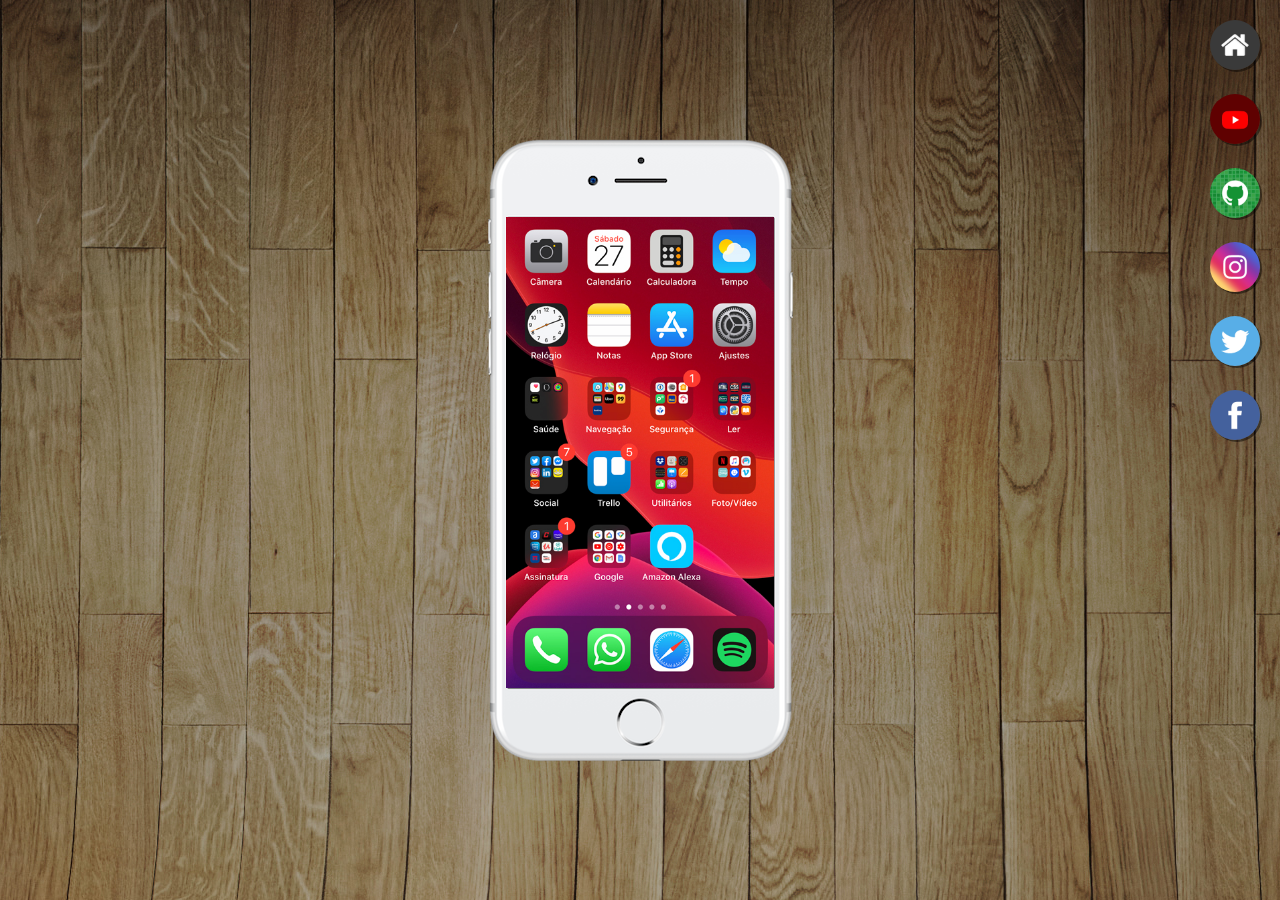
<file: index.html>
<!DOCTYPE html>
<html lang="pt-br">
<head>
    <meta charset="UTF-8">
    <meta name="viewport" content="width=device-width, initial-scale=1.0">
    <link rel="shortcut icon" href="favicon.ico" type="image/x-icon">
    <link rel="stylesheet" href="estilos/style.css">
    <title>Projeto redes sociais</title>
</head>
<body>
    <main>
        <section id="telefone">
            <iframe src="home.html" frameborder="0" name="tela" id="tela">
                Não foi possível carregar a tela
            </iframe>
        </section>
        <section id="botões">
            <a href="home.html" target="tela"><img src="pacote-d013/imagens/logo-home.jpg" alt="logo home" height="50px" width="50px"></a>
            <a href="youtube.html" target="tela"><img src="pacote-d013/imagens/logo-youtube.jpg" alt="logo youtube" height="50px" width="50px"></a>
            <a href="github.html" target="tela"><img src="pacote-d013/imagens/logo-github.jpg" alt="logo github" height="50px" width="50px"></a>
            <a href="instagram.html" target="tela"><img src="pacote-d013/imagens/logo-instagram.jpg" alt="logo instagram" height="50px" width="50px"></a>
            <a href="twitter.html" target="tela"><img src="pacote-d013/imagens/logo-twitter.jpg" alt="logo twitter" height="50px" width="50px"></a>
            <a href="facebook.html" target="tela"><img src="imagens/pacote-d013/imagens/logo-facebook.jpg" alt="logo facebook" height="50px" width="50px"></a>

        </section>
    </main>
</body>
</html>
</file>
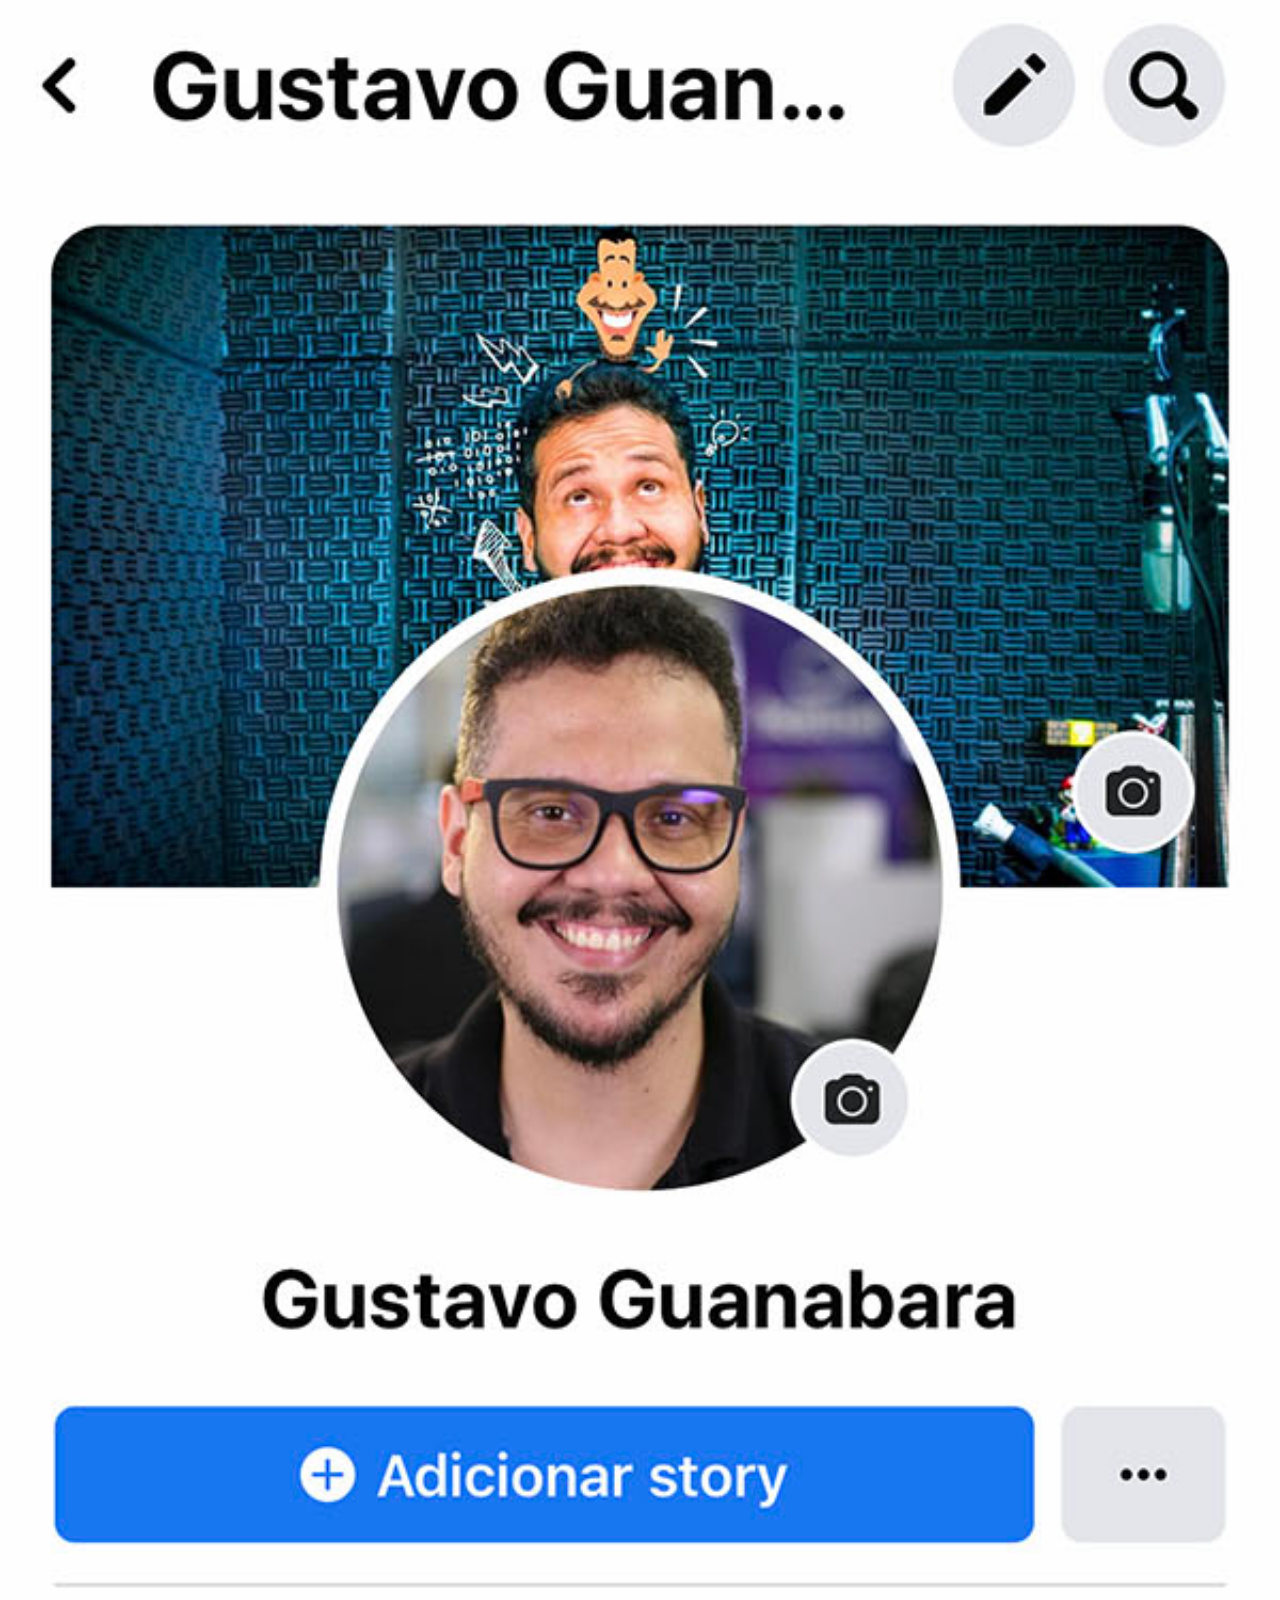
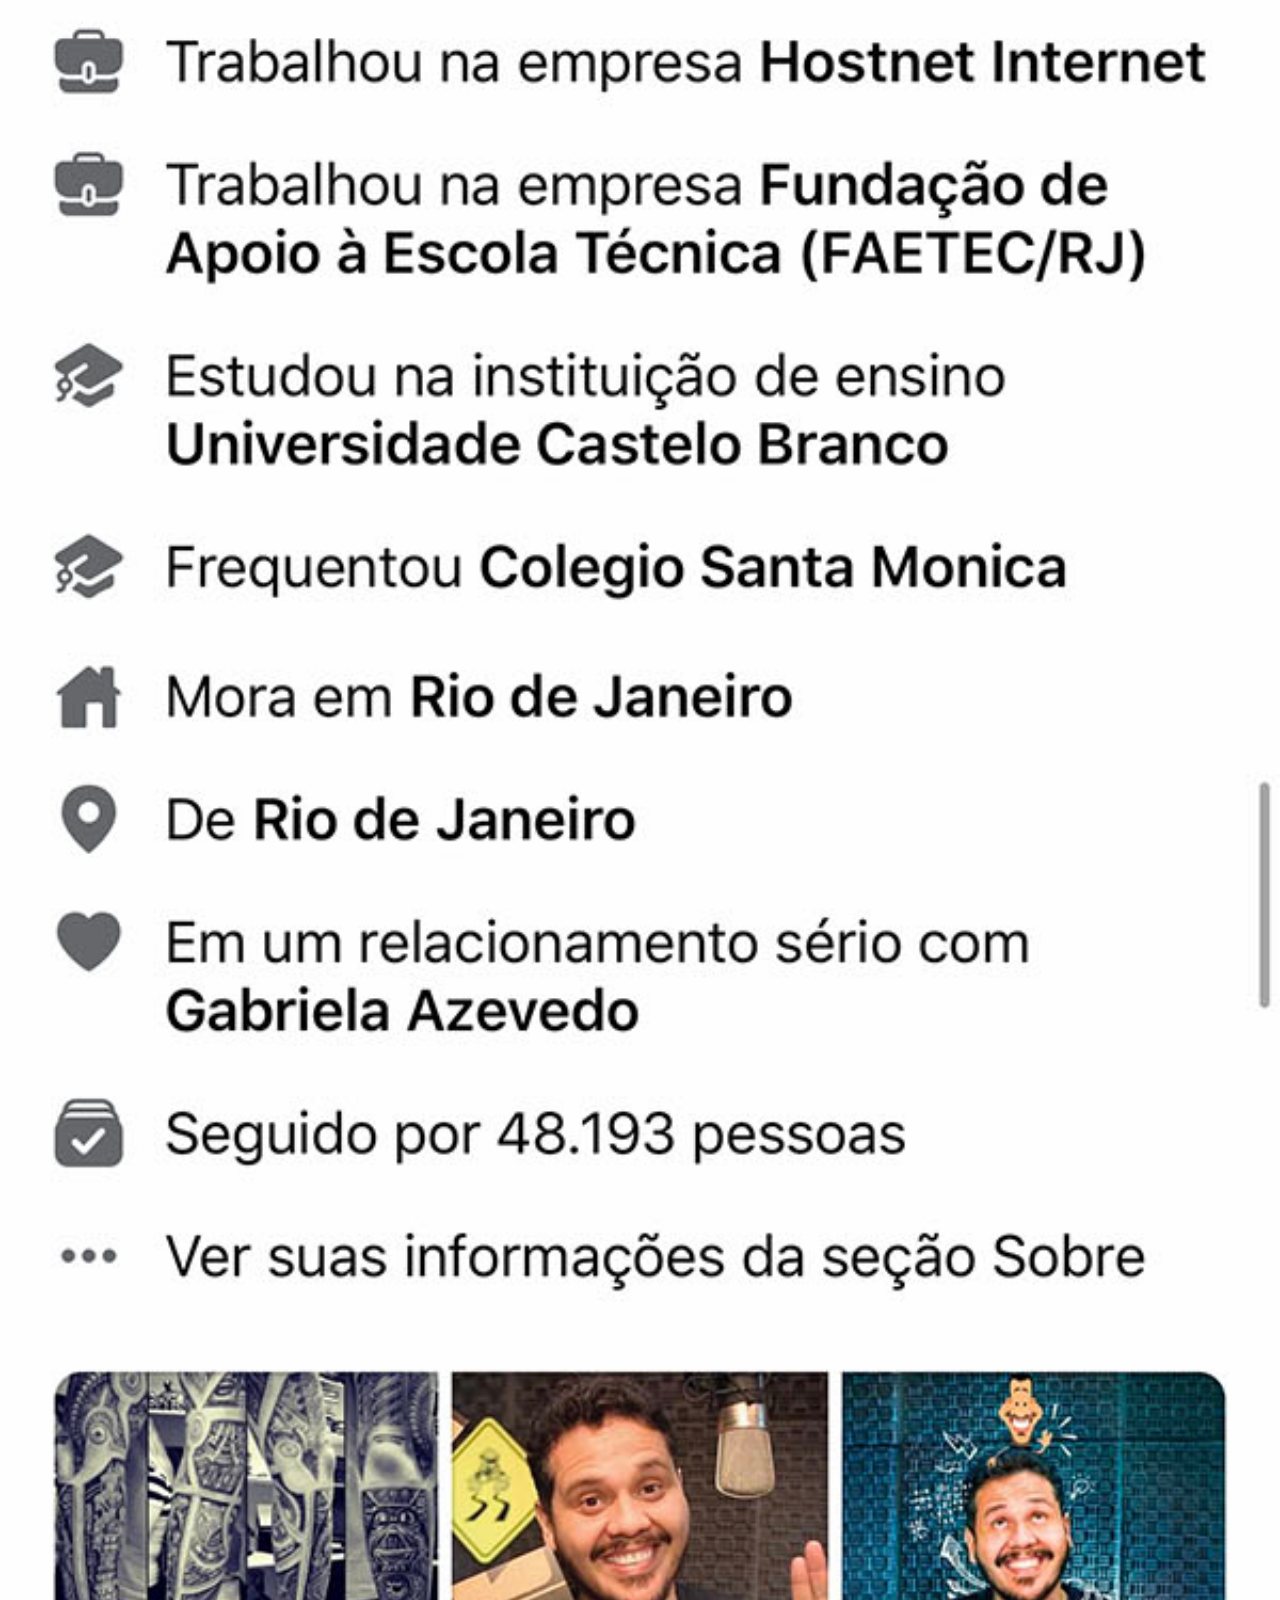
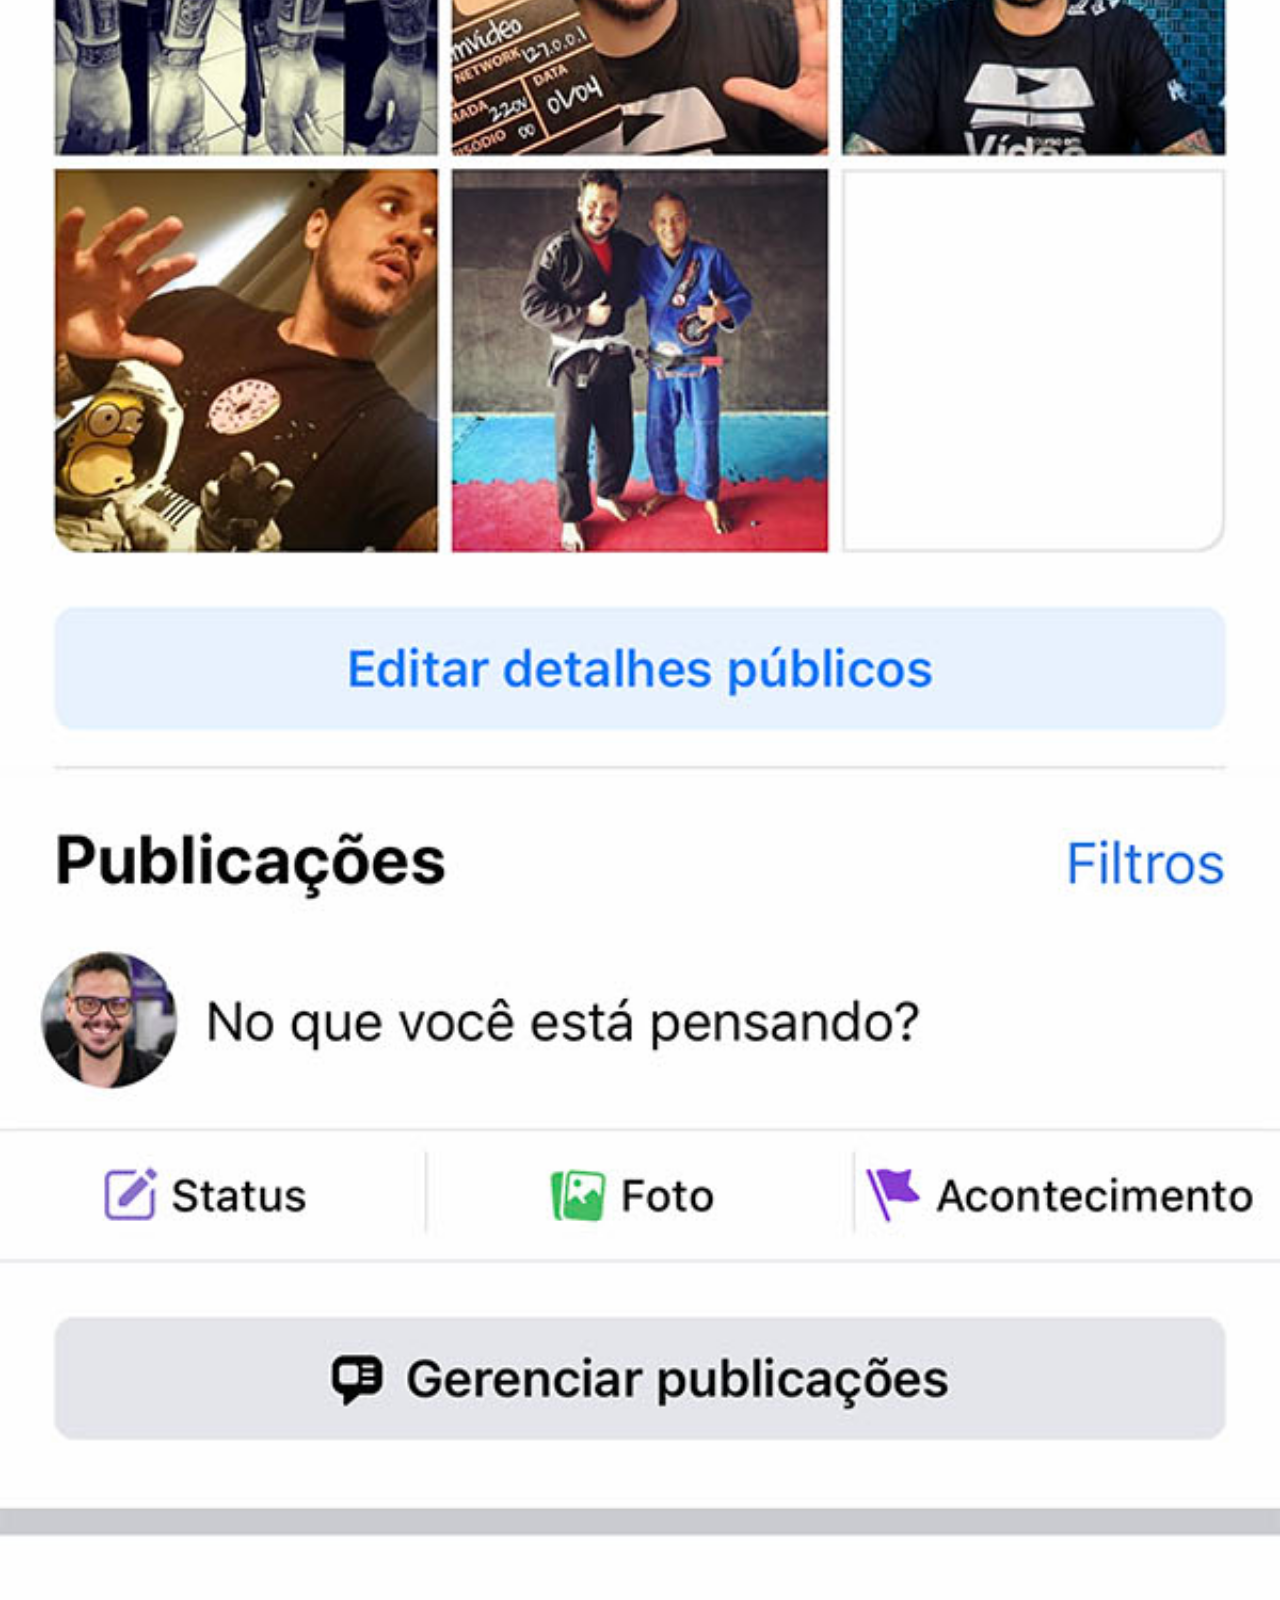
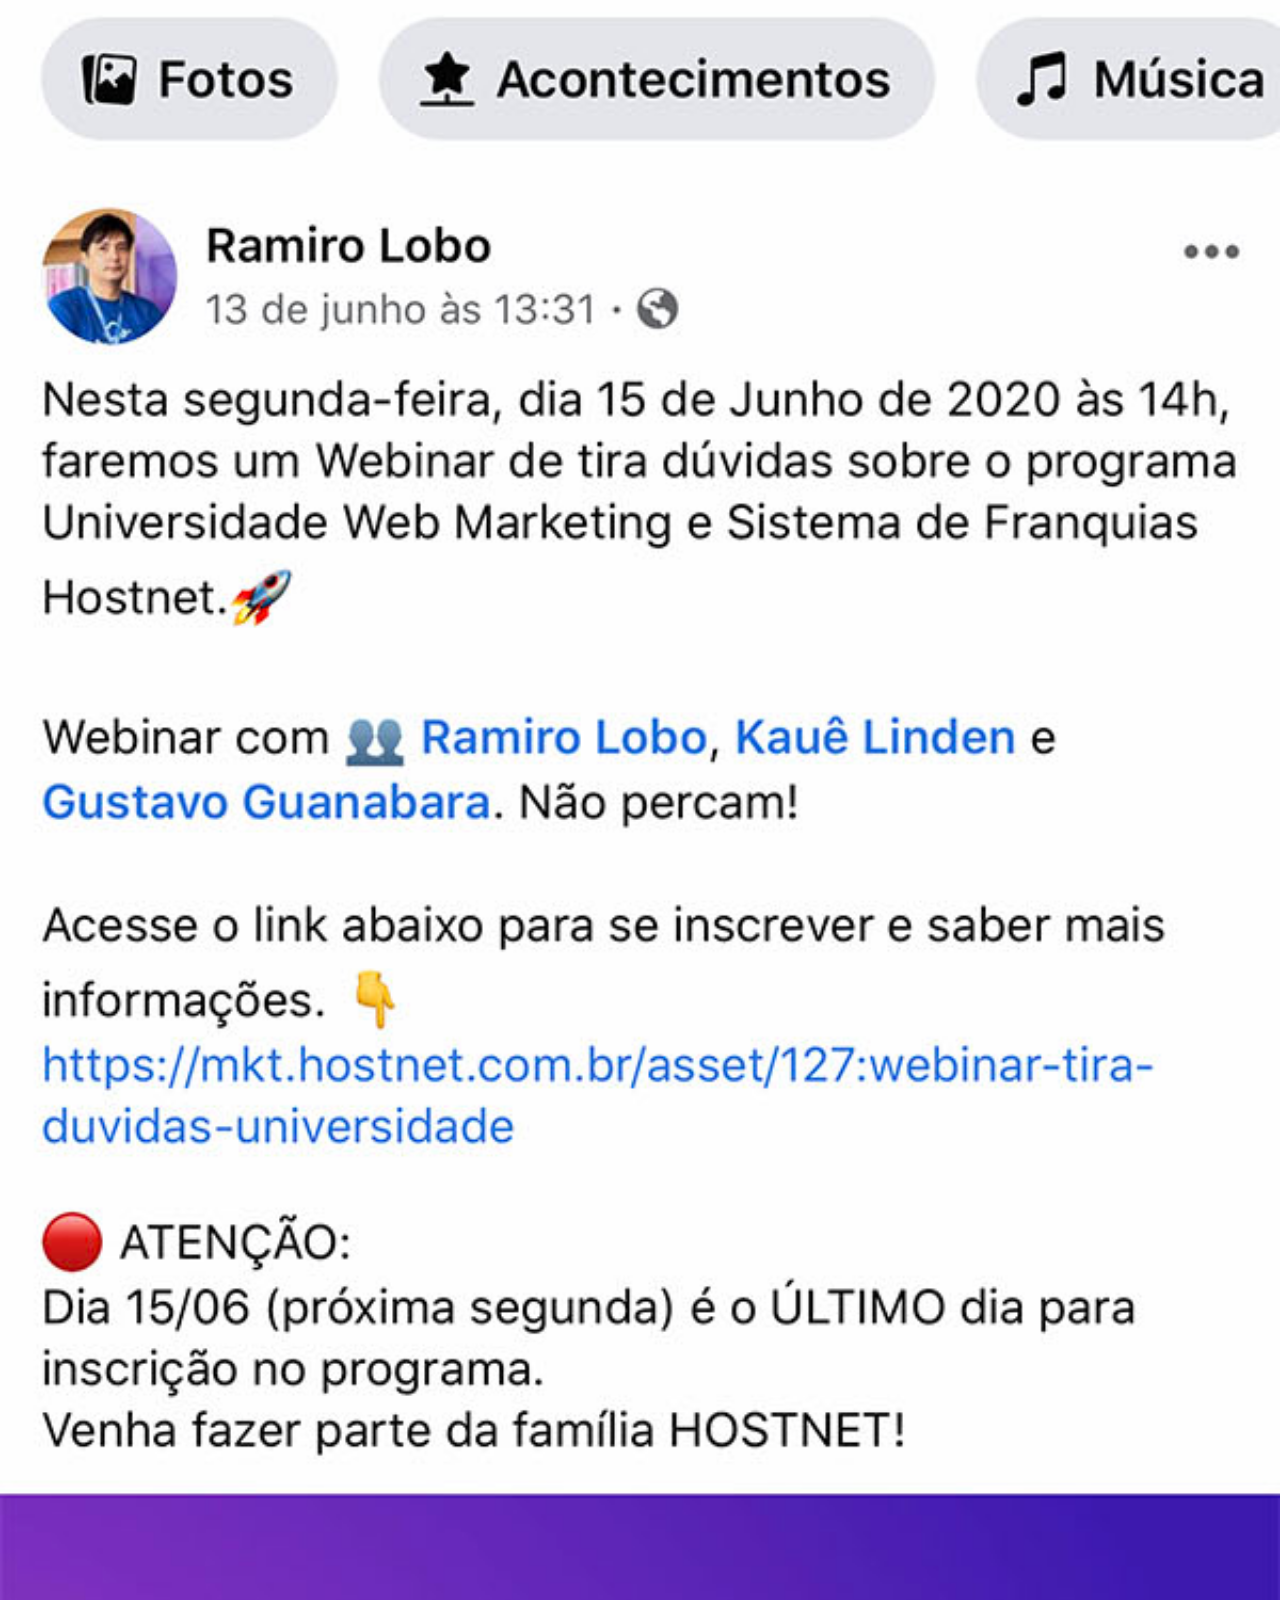
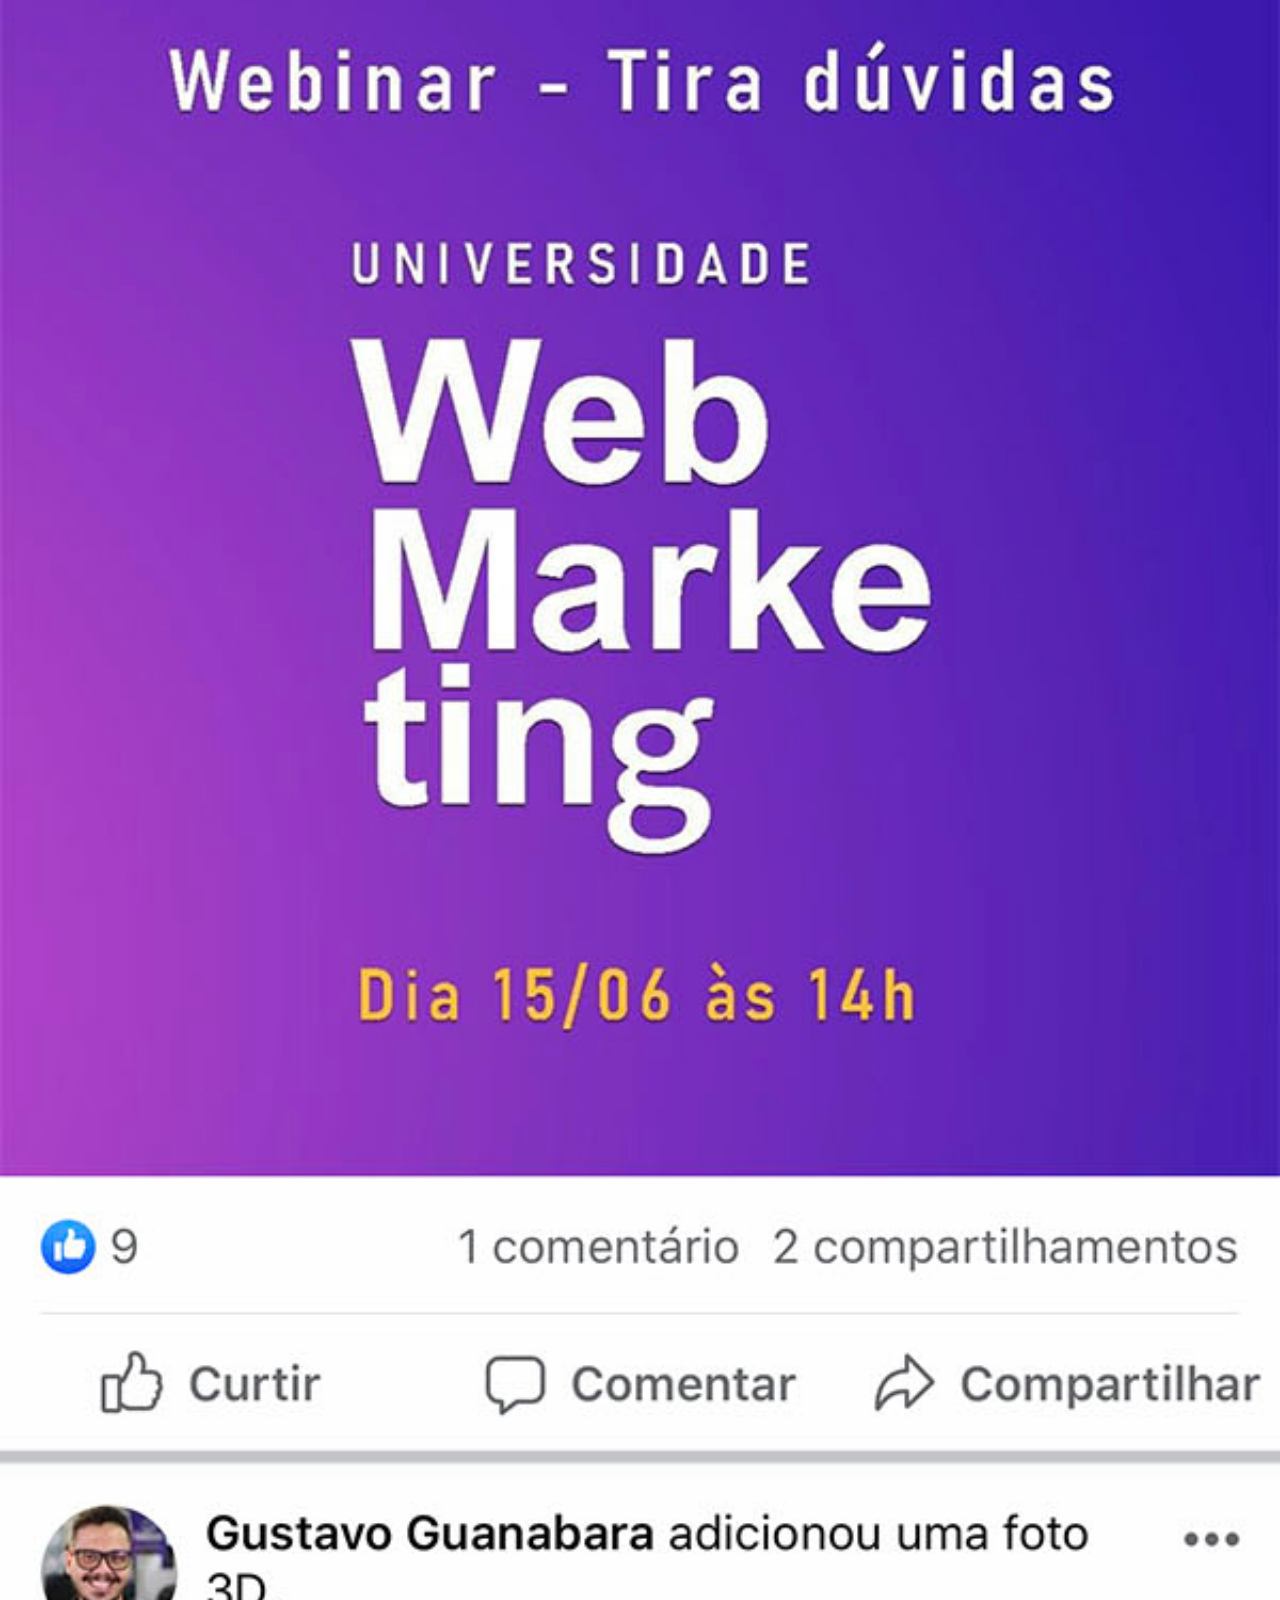
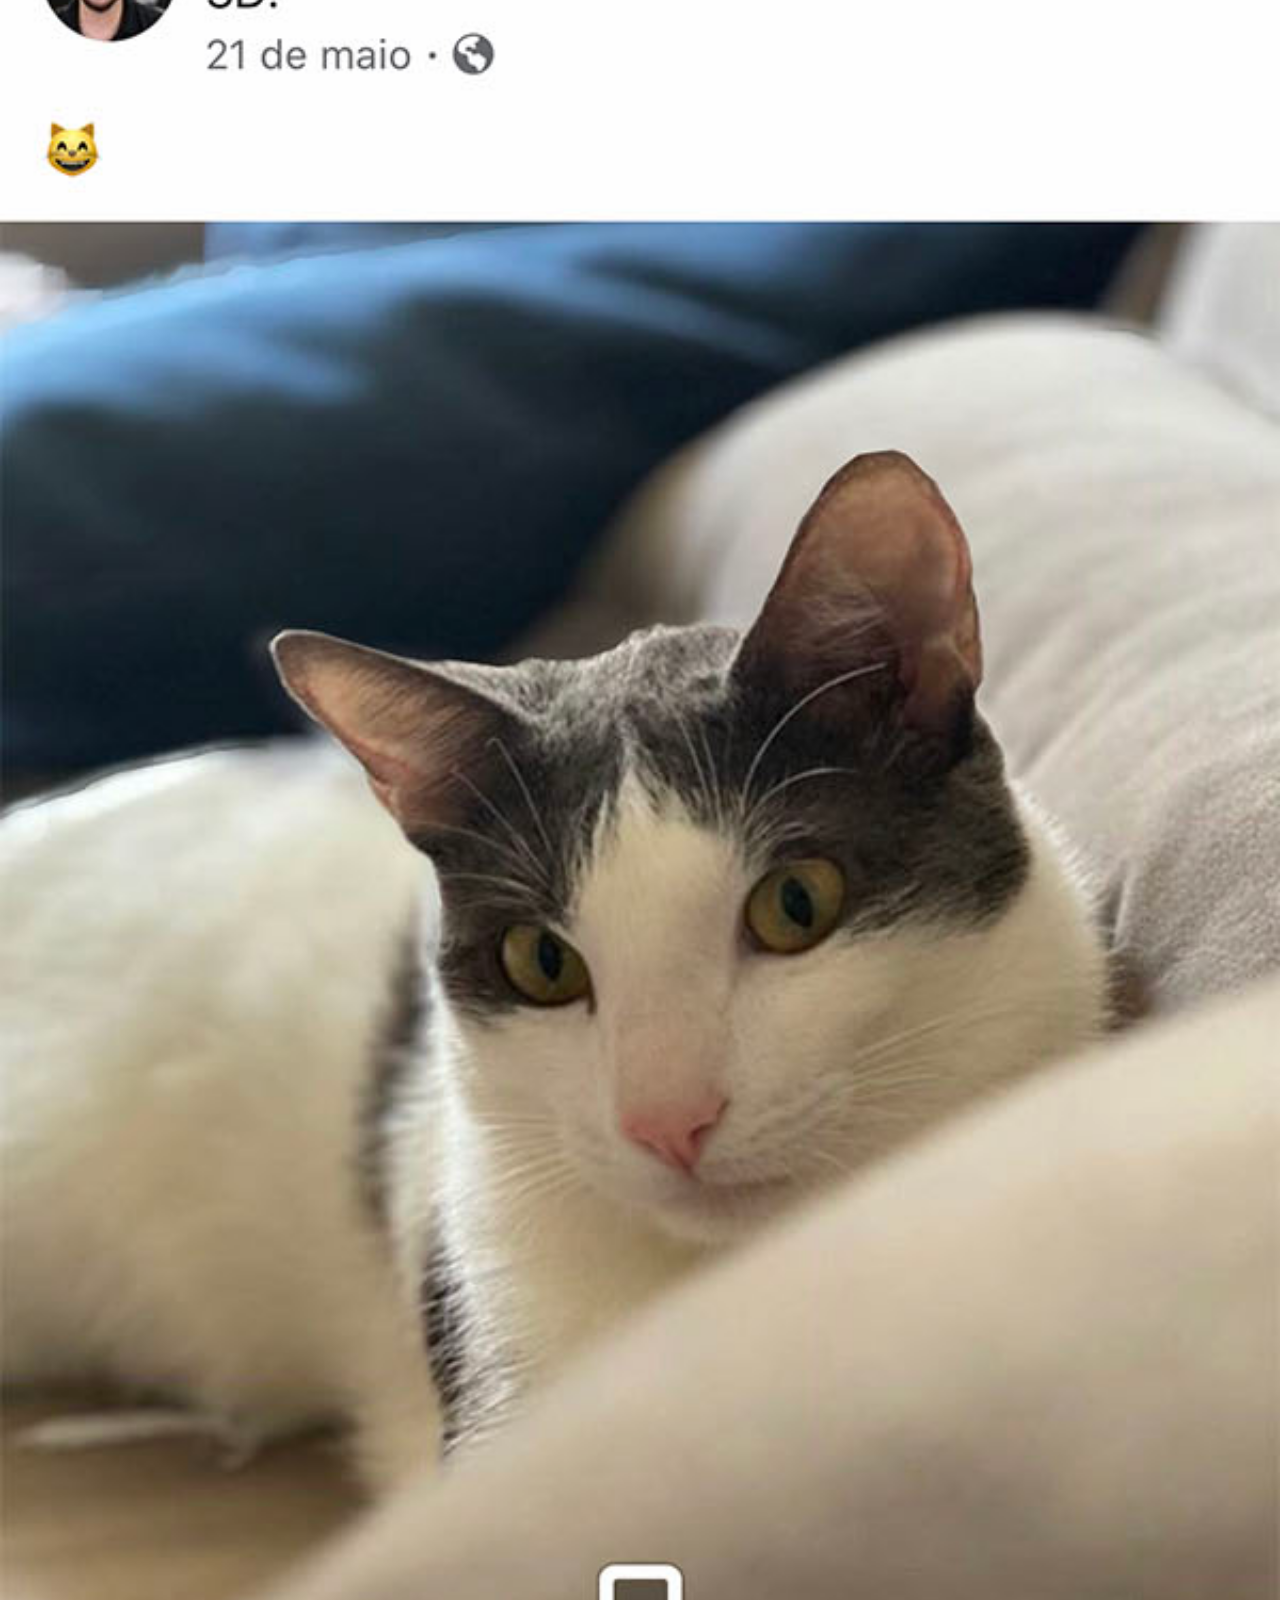
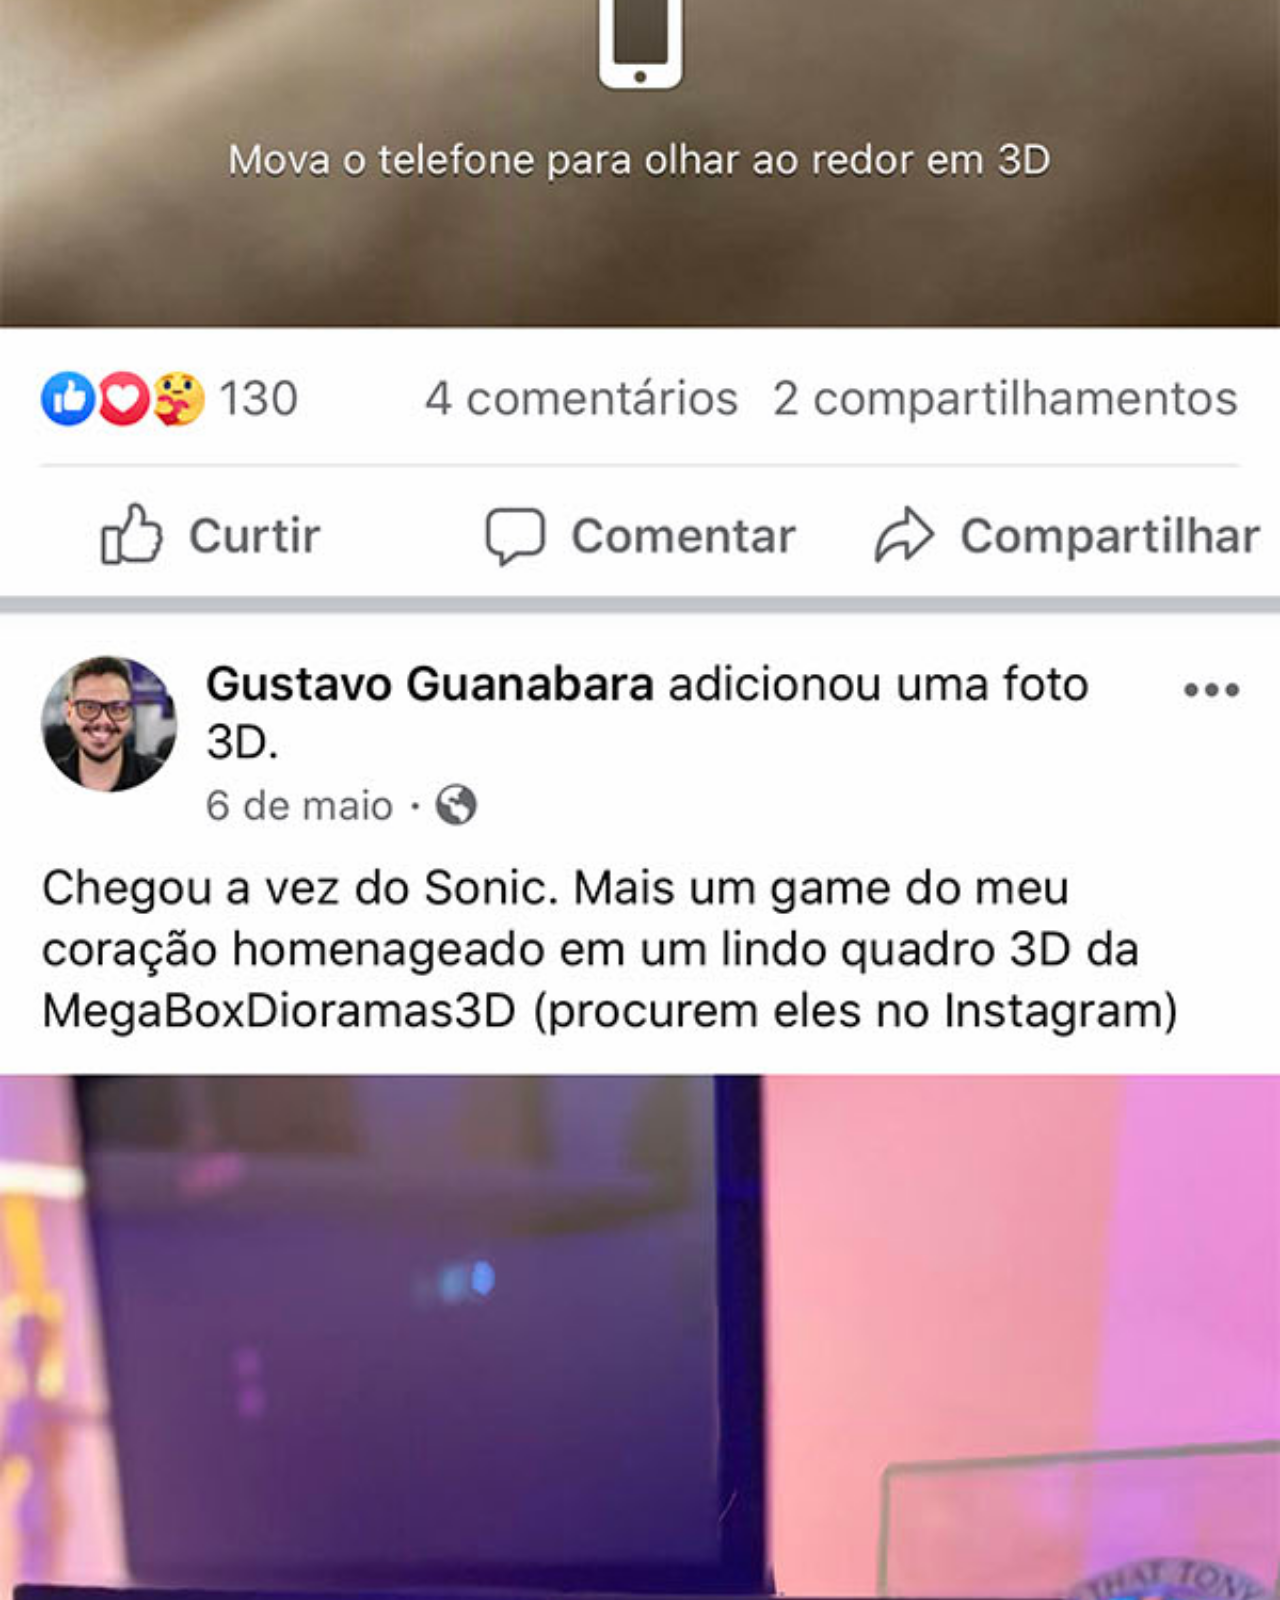
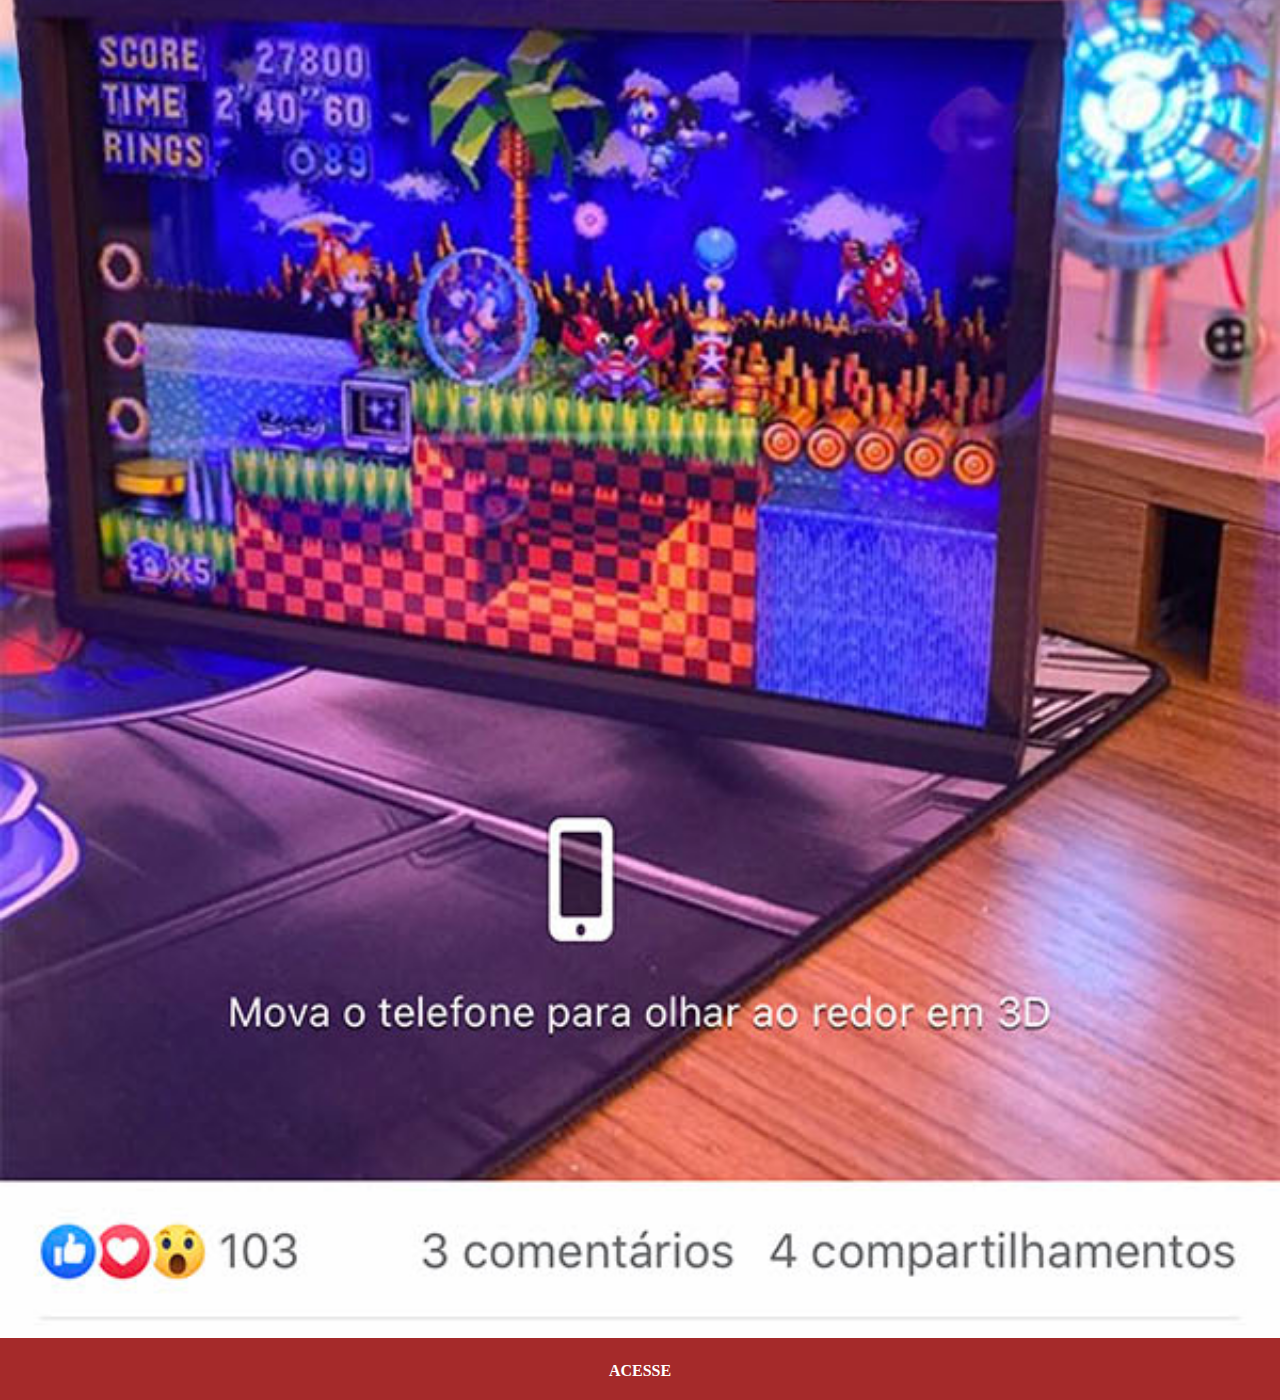
<file: facebook.html>
<!DOCTYPE html>
<html lang="pt-br">
<head>
    <meta charset="UTF-8">
    <meta name="viewport" content="width=device-width, initial-scale=1.0">
    <title>Tela Facebook</title>
</head>
<style>
    *{
        margin: 0px;
        padding: 0px;
        background-color: brown;
    }
    img{
        width: 100vw;
    }
    a{
        display: block;
        background-color: brown;
        padding: 20px;
        color: white;
        font-weight: bold;
        text-align: center;
        text-decoration: none;
    }
    a:hover{
        background-color: red;
        transform: translate(-2px, -2px);
    }
</style>
<body>
    <img src="pacote-d013/imagens/tela-facebook.jpg" alt="Facebook">
    <a href="https://www.facebook.com/gustavoguanabara/?locale=pt_BR" target="_blank">ACESSE</a>
</body>
</html>
</file>
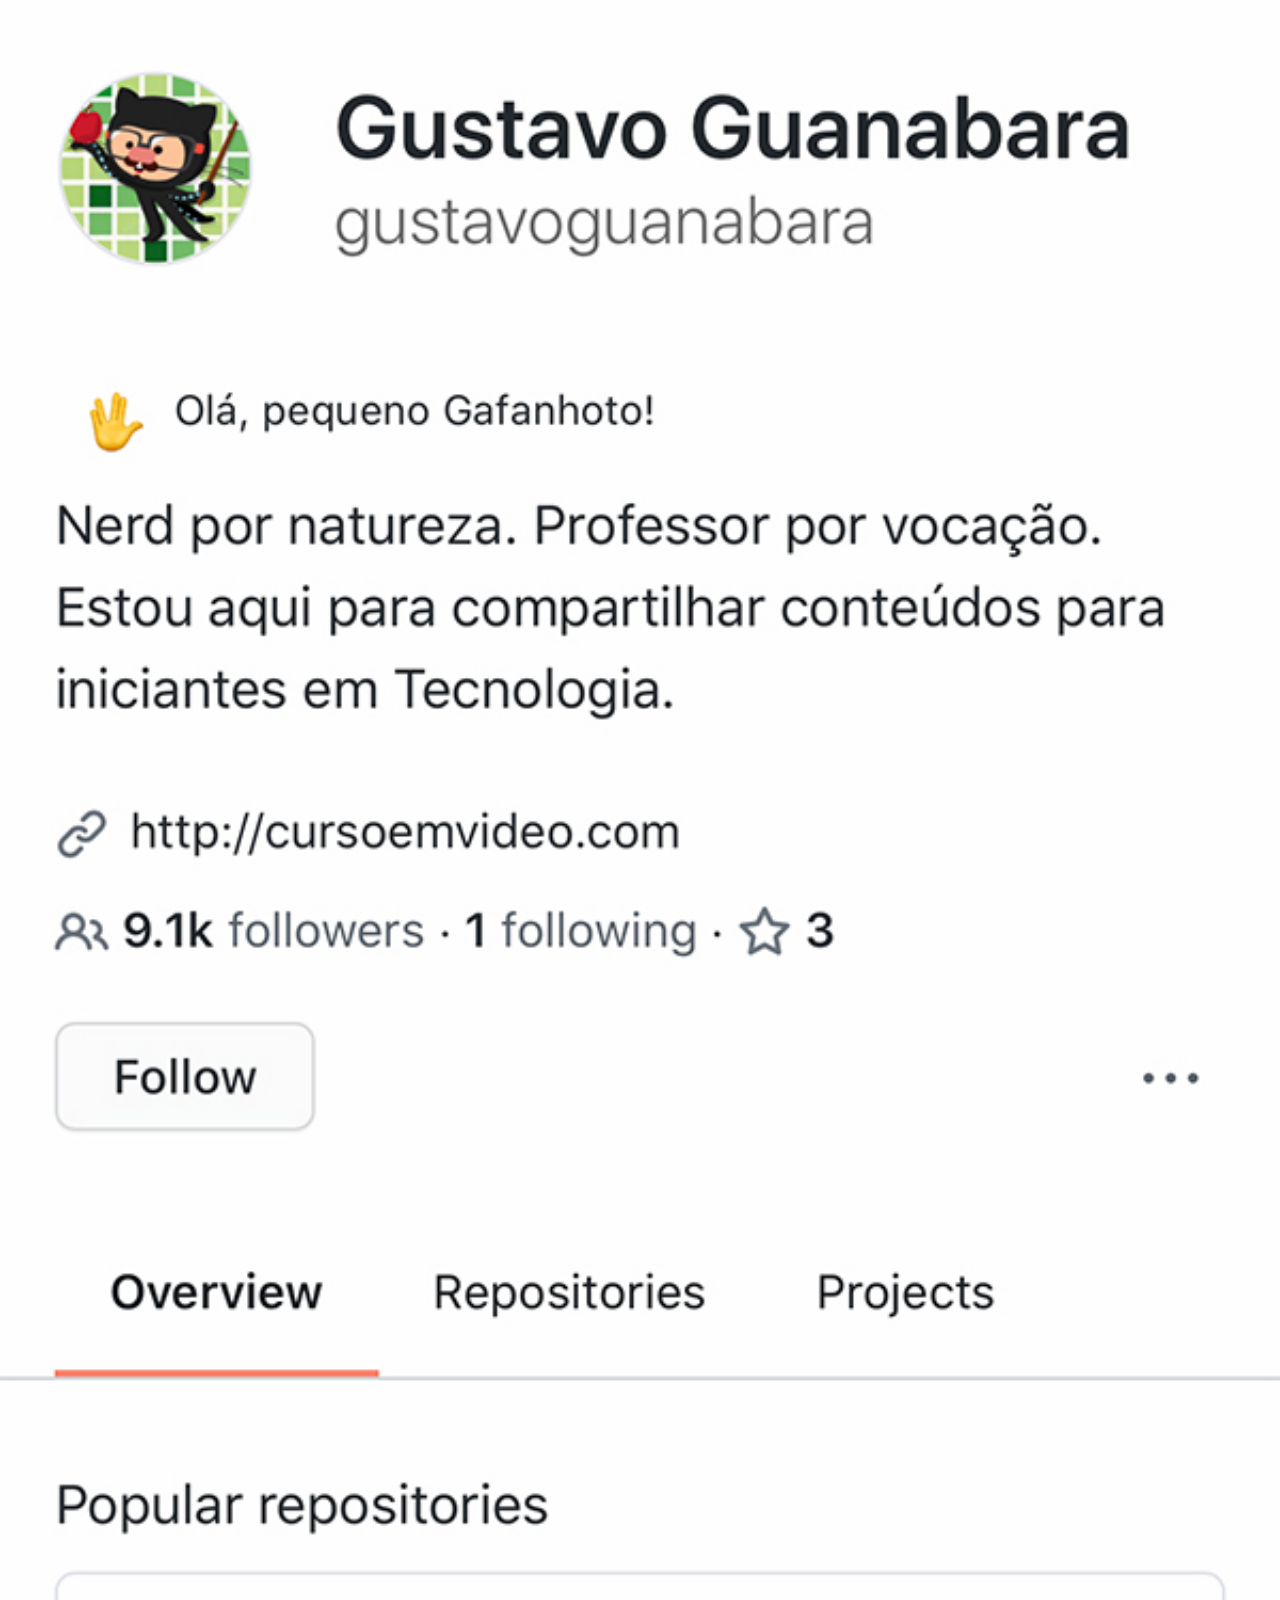
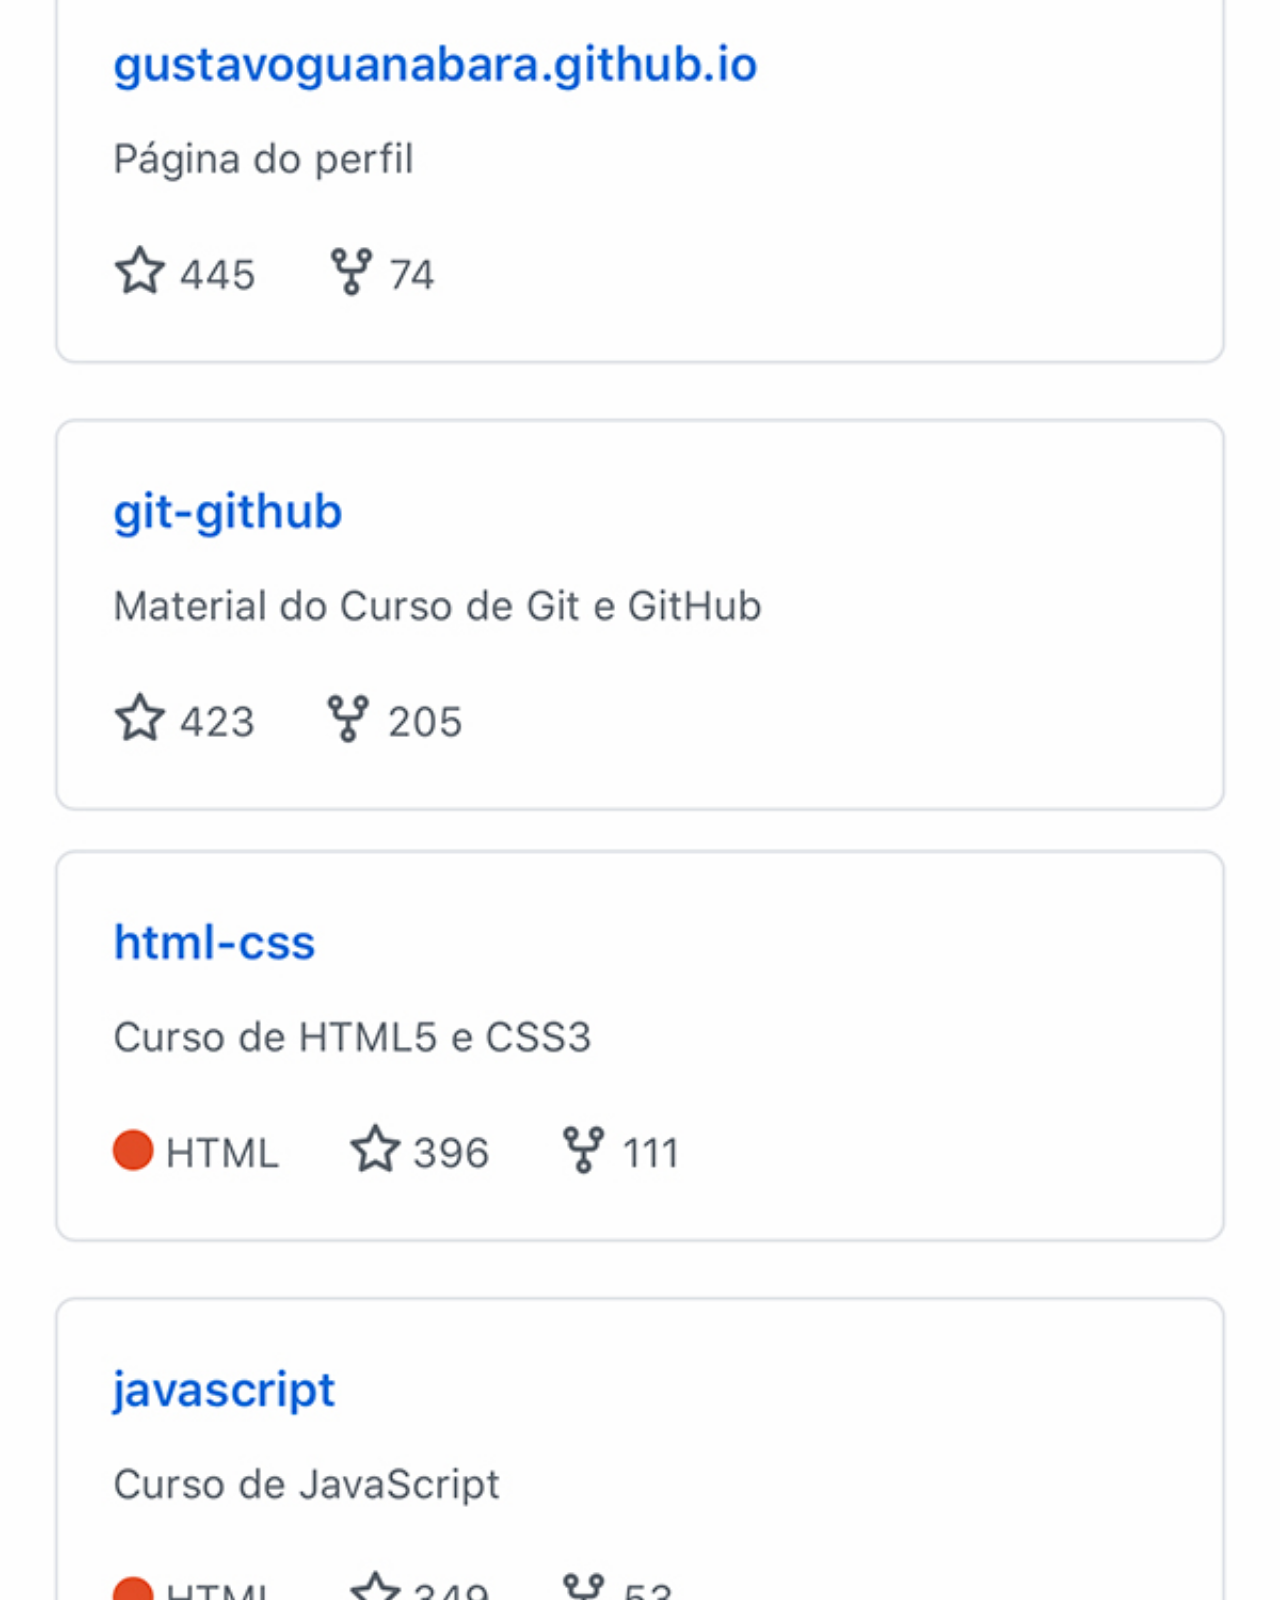
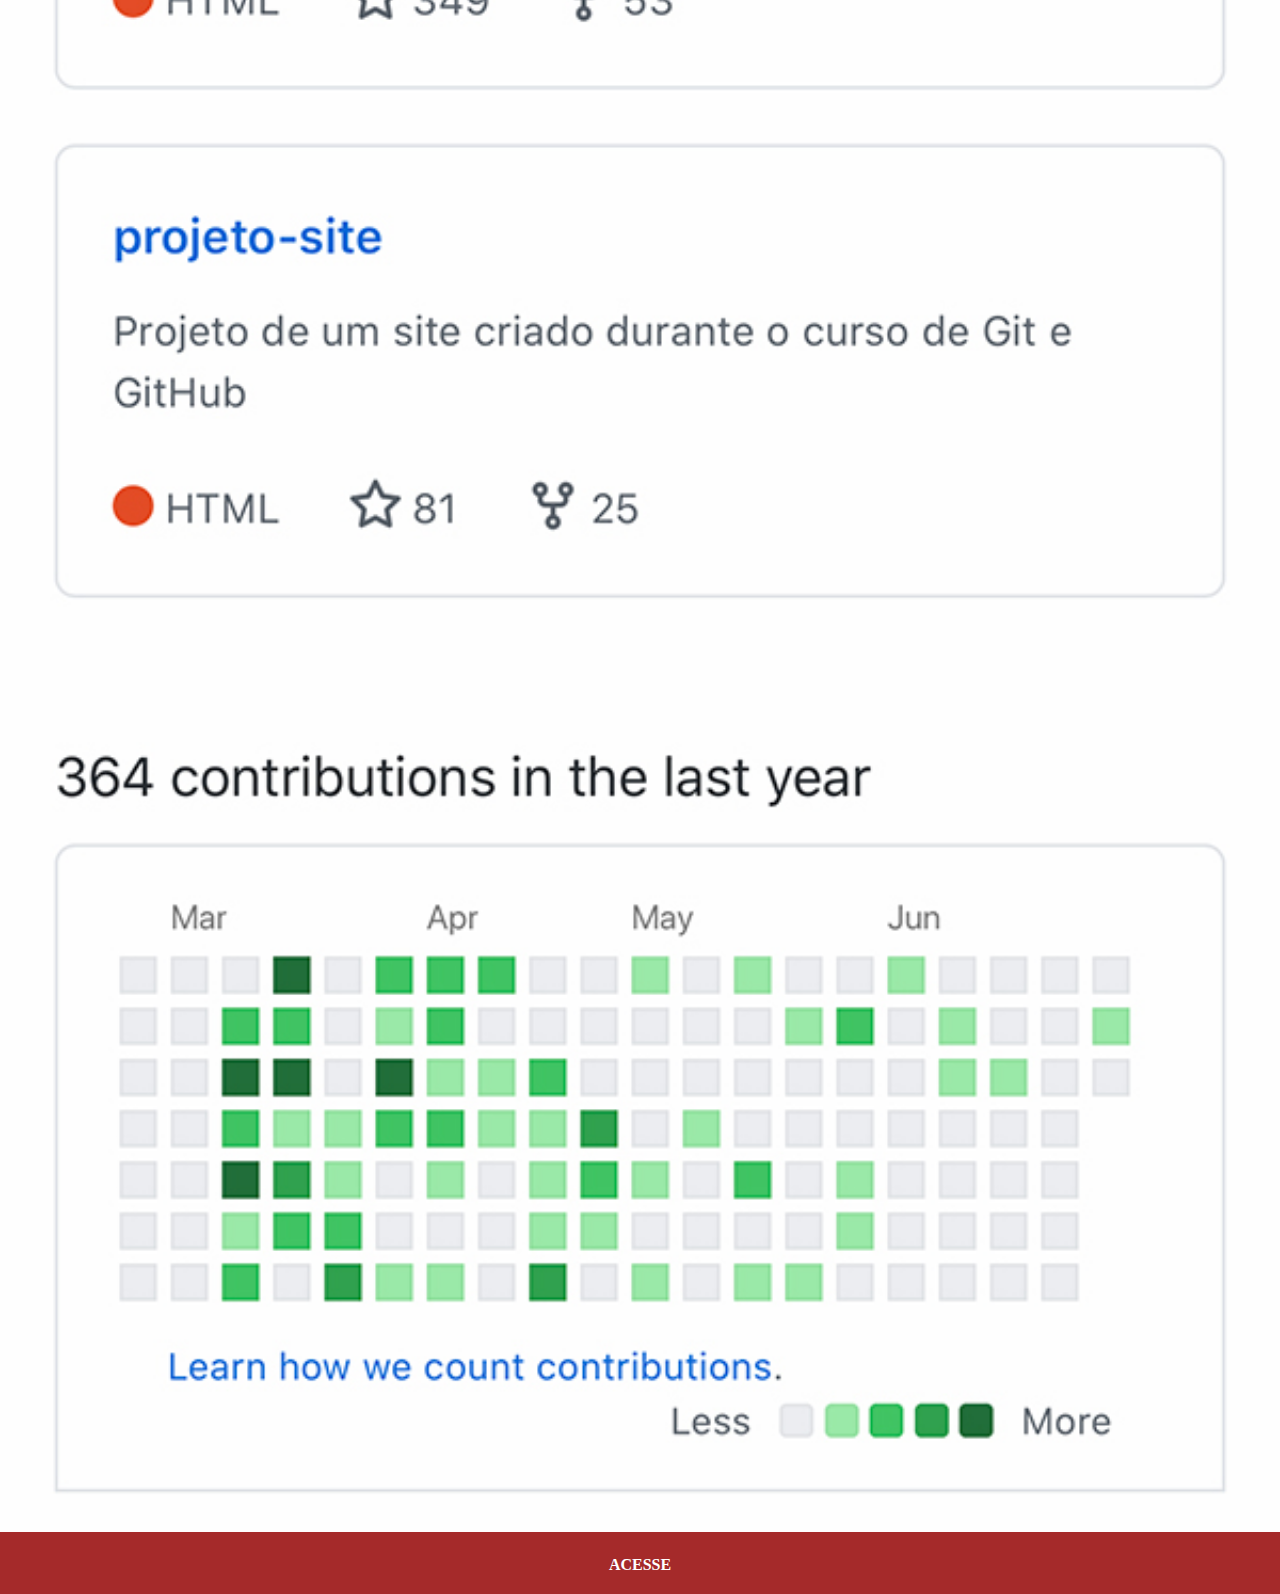
<file: github.html>
<!DOCTYPE html>
<html lang="pt-br">
<head>
    <meta charset="UTF-8">
    <meta name="viewport" content="width=device-width, initial-scale=1.0">
    <title>Tela GitHub</title>
</head>
<style>
    *{
        margin: 0px;
        padding: 0px;
        background-color: brown;
    }
    img{
        width: 100vw;
    }
    a{
        display: block;
        padding: 20px;
        background-color: brown;
        color: white;
        font-weight: bold;
        text-align: center;
        text-decoration: none;
    }
    a:hover{
        background-color: red;
        transform: translate(-2px, -2px);
    }
</style>
<body>
    <img src="pacote-d013/imagens/tela-github.jpg" alt="GitHub">
    <a href="https://github.com/professorguanabara/" target="_blank">ACESSE</a>
</body>
</html>
</file>
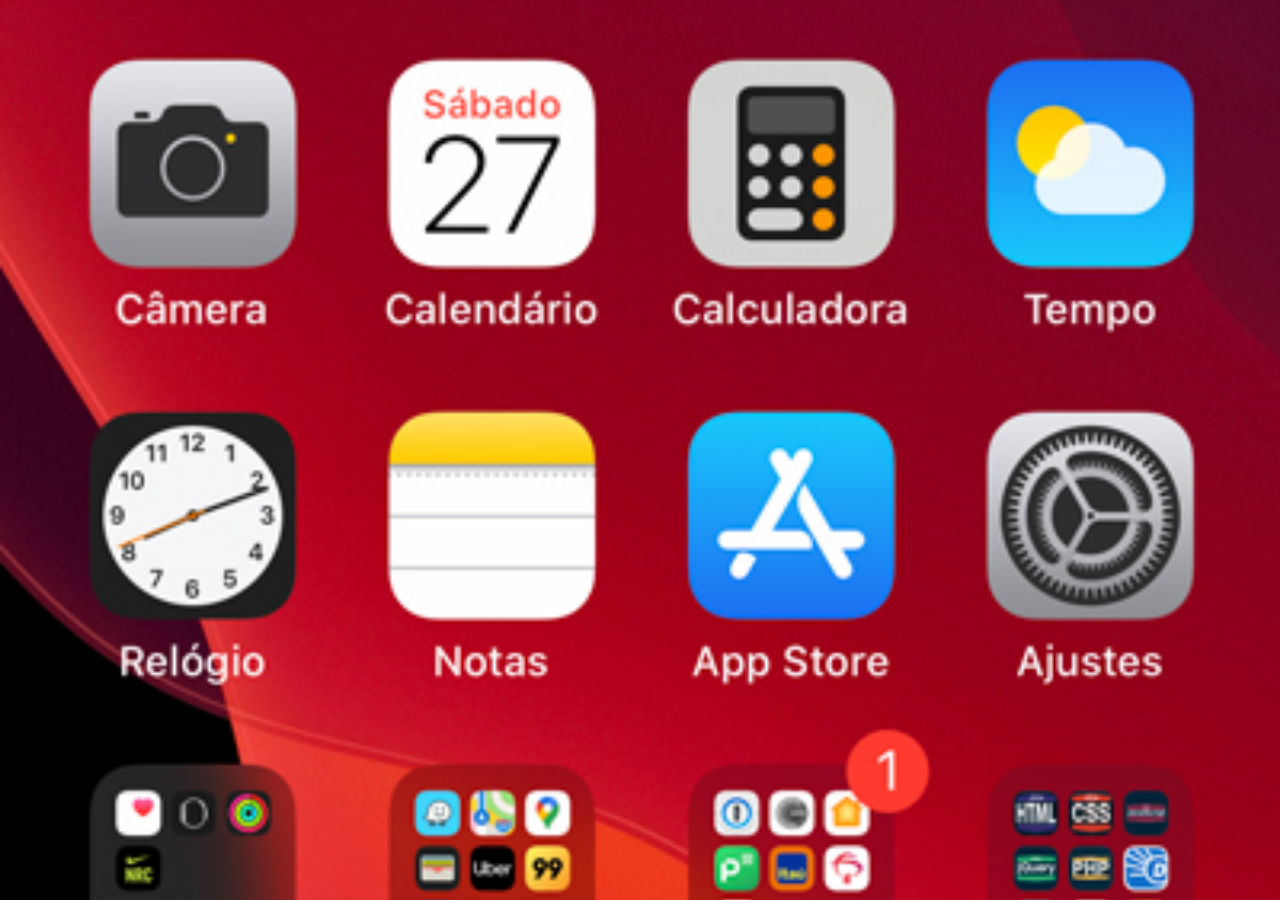
<file: home.html>
<!DOCTYPE html>
<html lang="en">
<head>
    <meta charset="UTF-8">
    <meta name="viewport" content="width=device-width, initial-scale=1.0">
    <title>Tela Home</title>
</head>
<style>
    *{
        margin: 0px;
        padding: 0px;
    }
    body{
        width: 100vw;
        height: 100vh;
        background: black url('pacote-d013/imagens/tela-home.jpg') no-repeat top center;
        background-size: cover;
    }
</style>
<body>
    
</body>
</html>
</file>
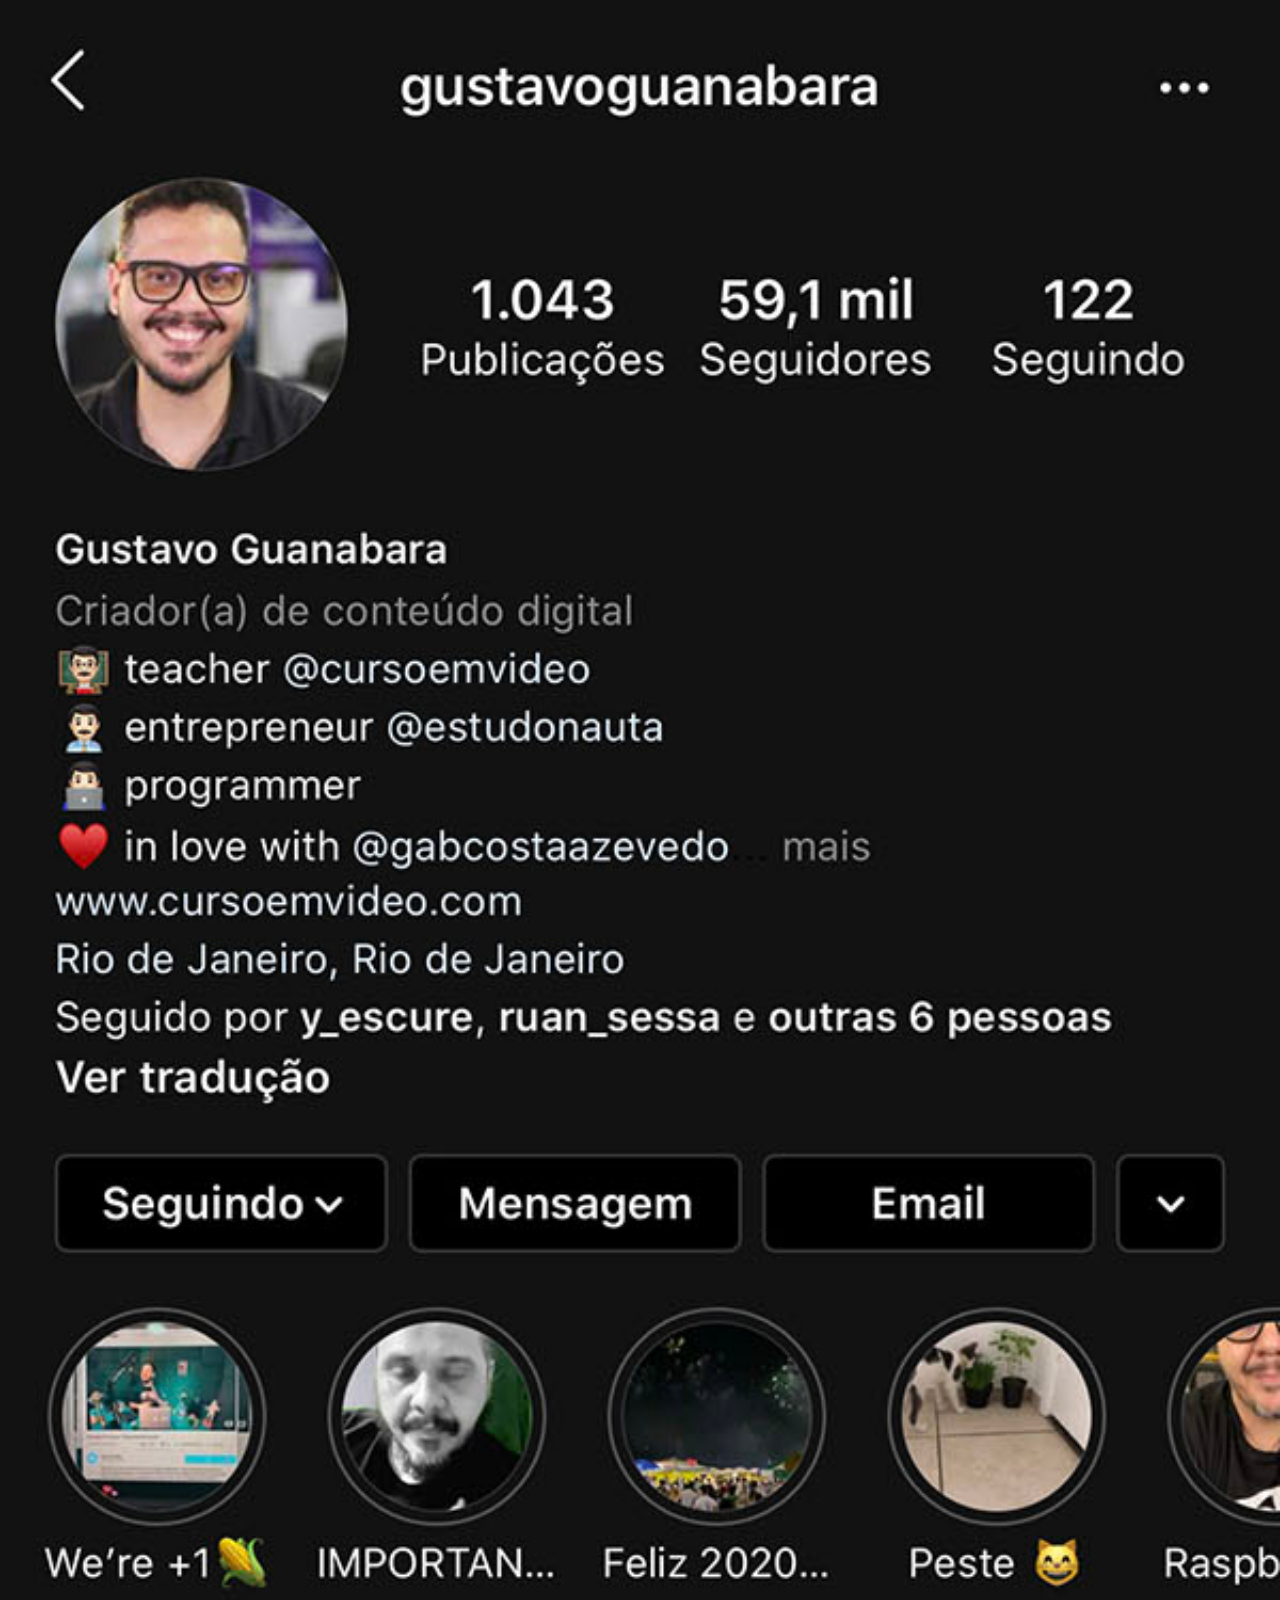
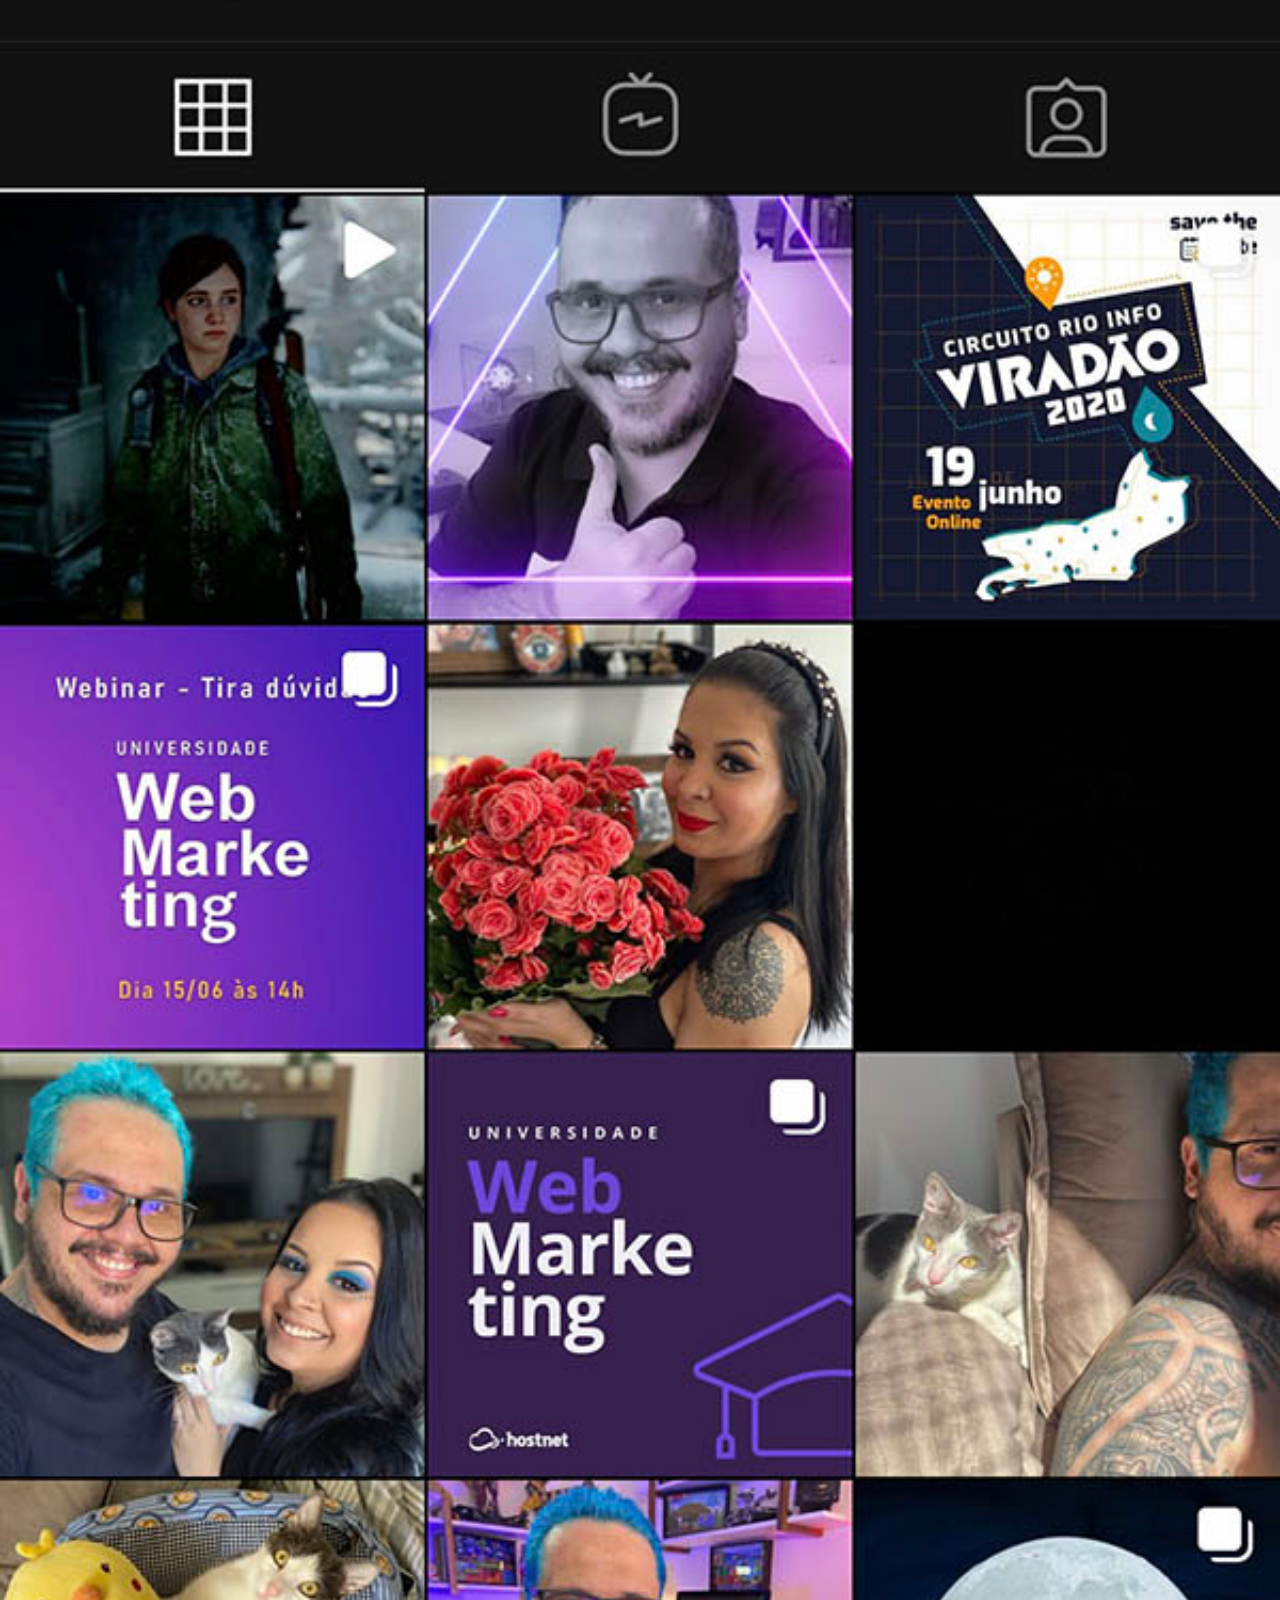
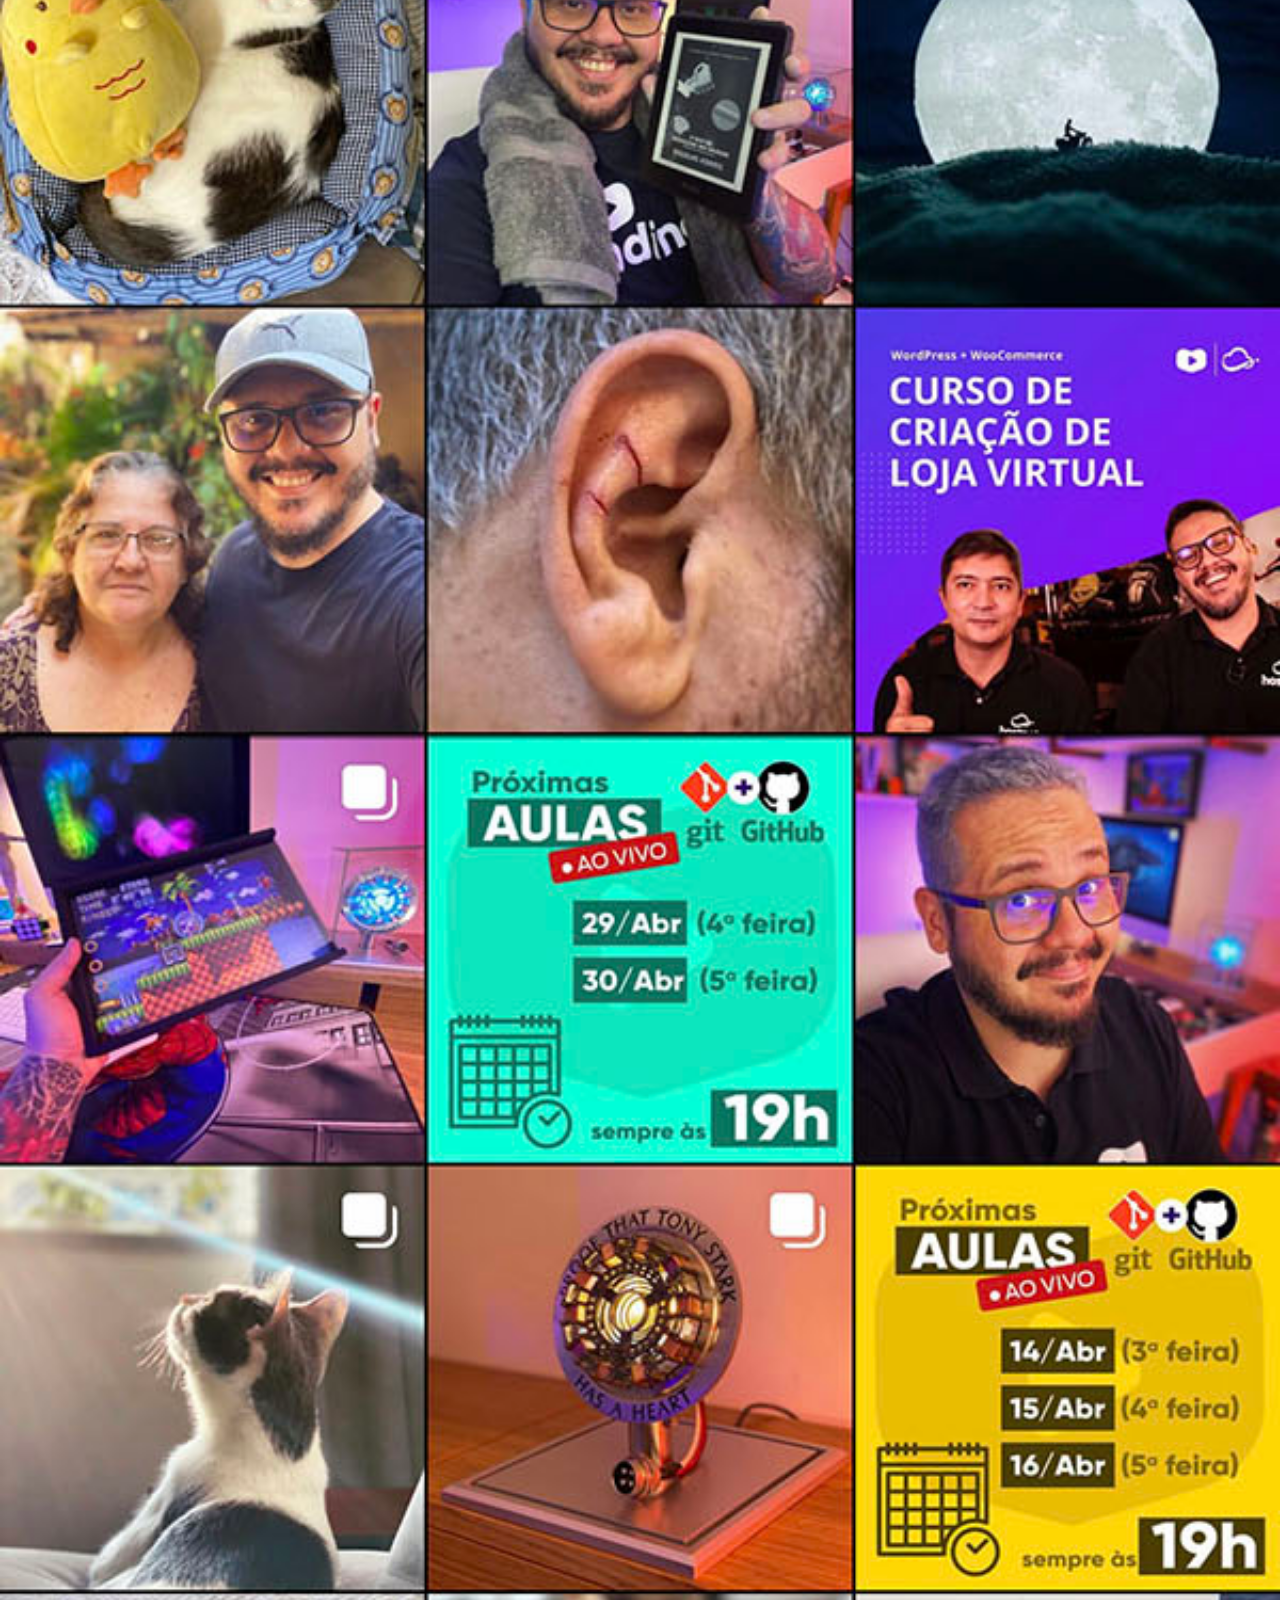
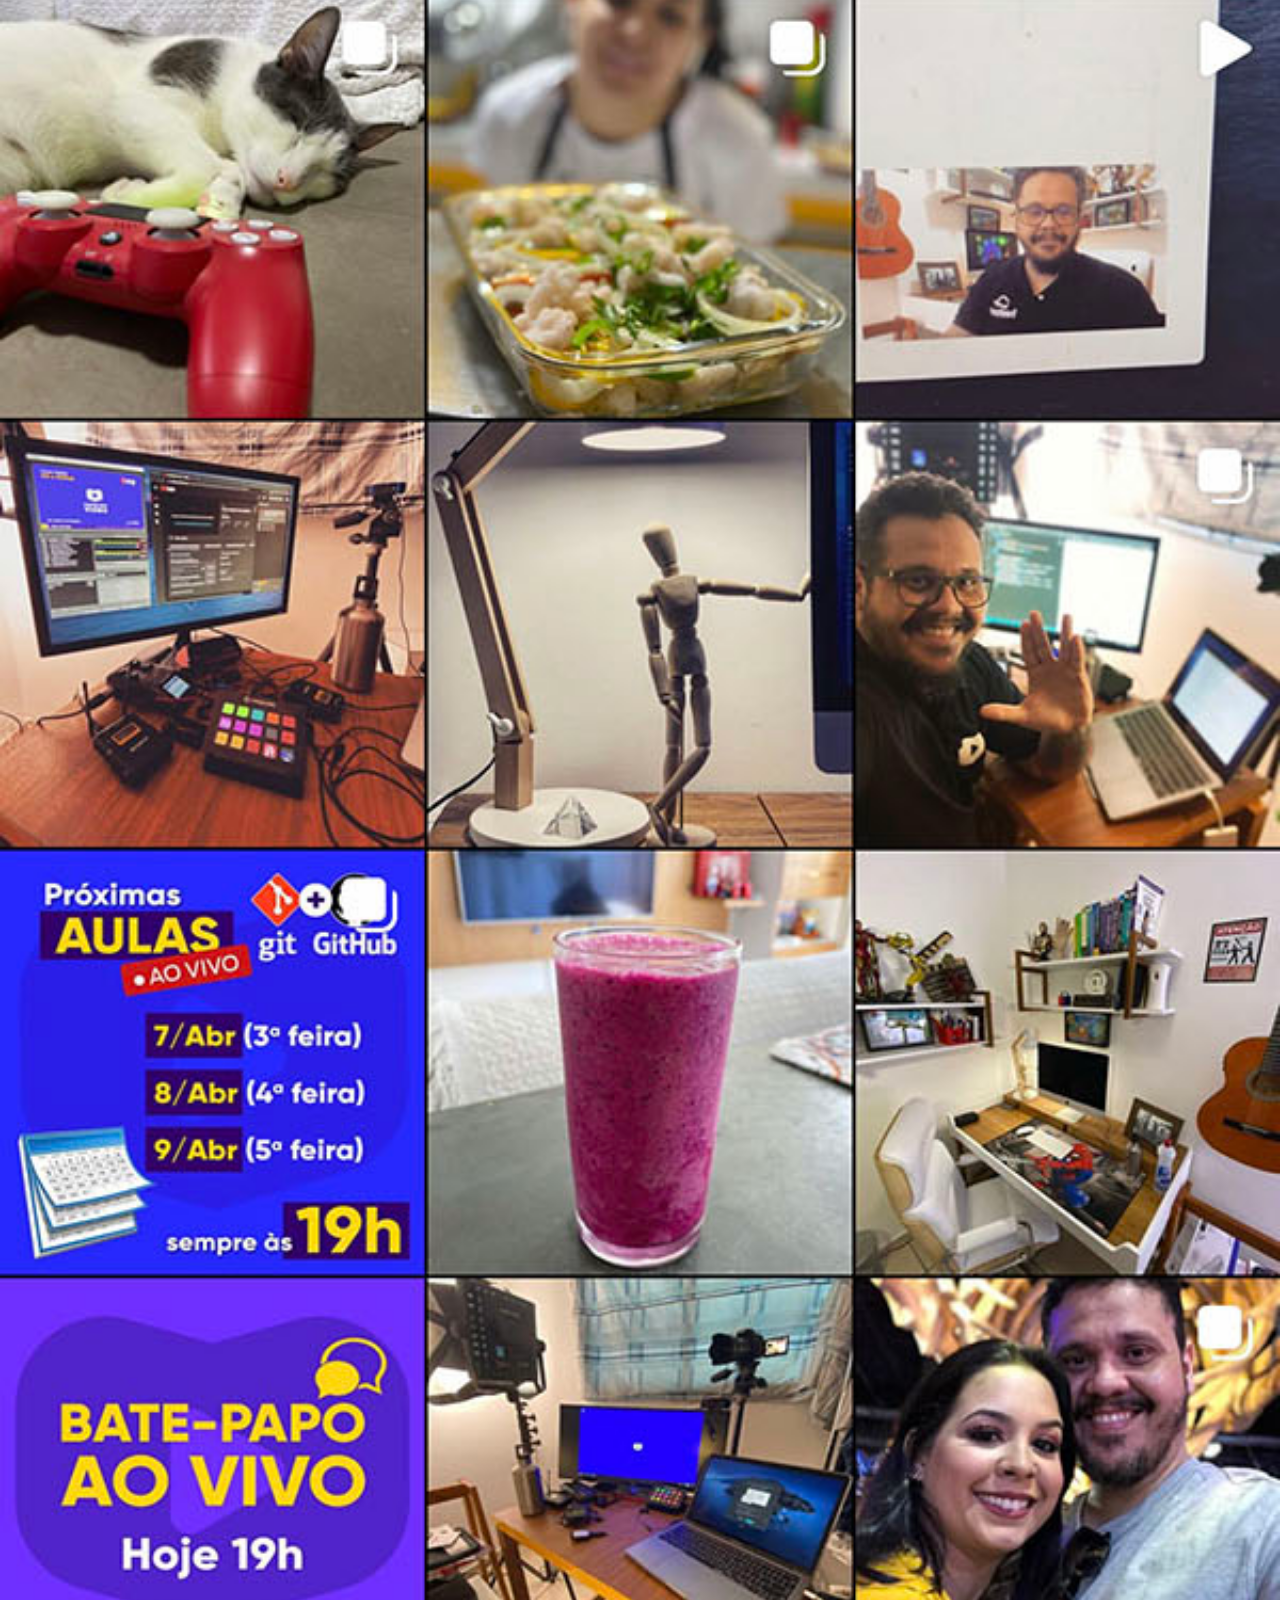
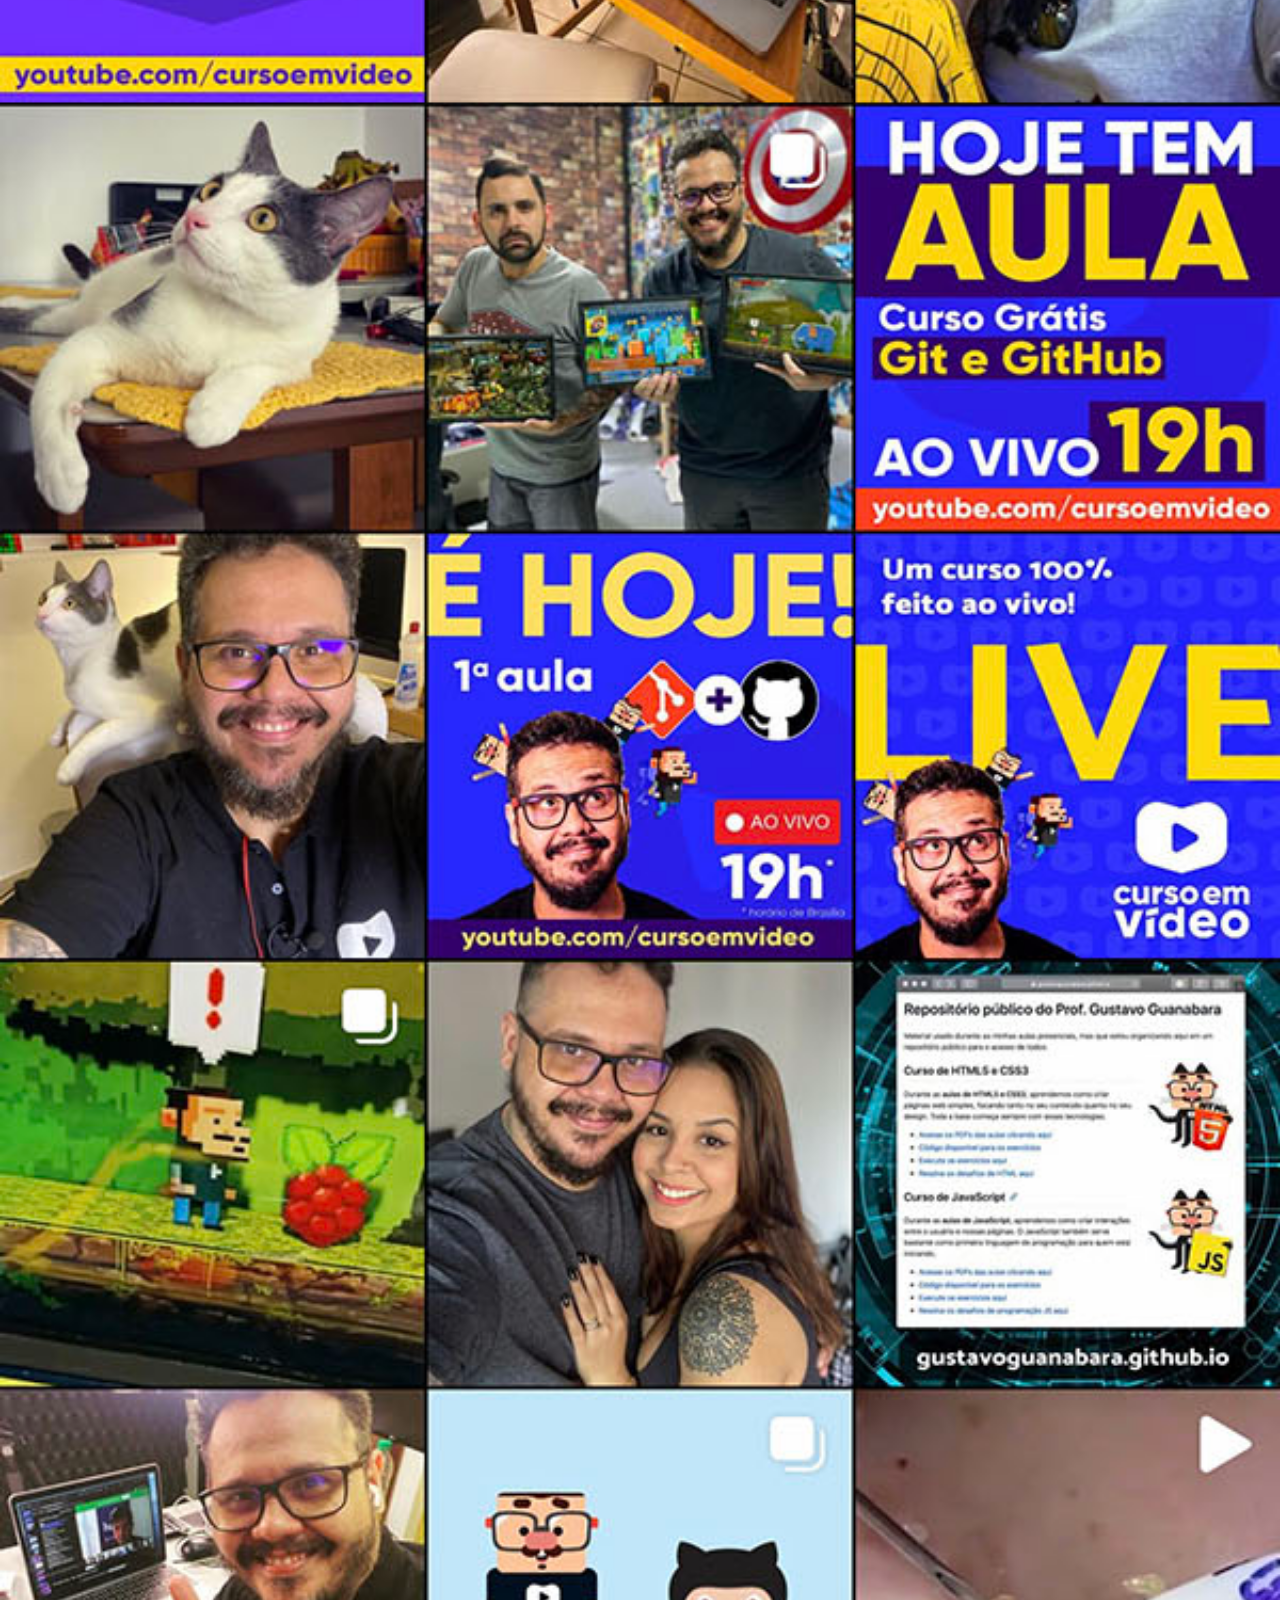
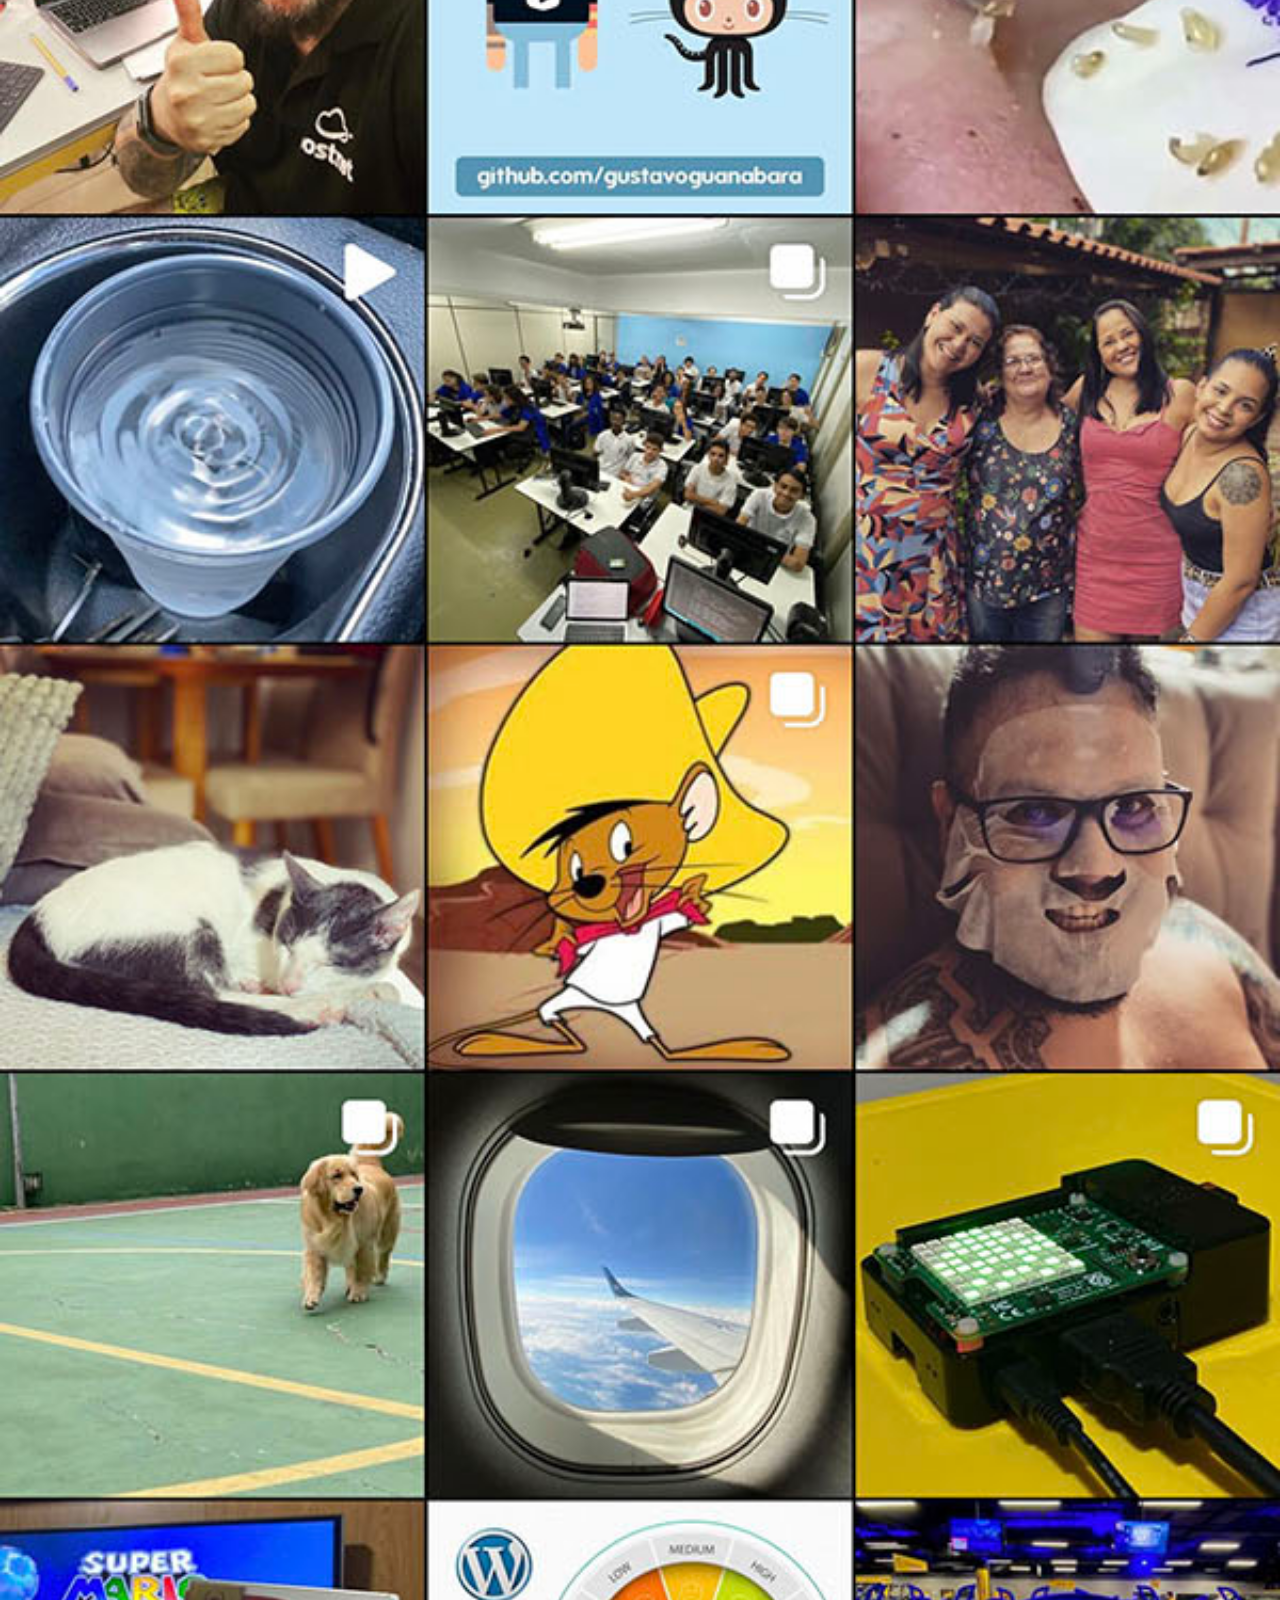
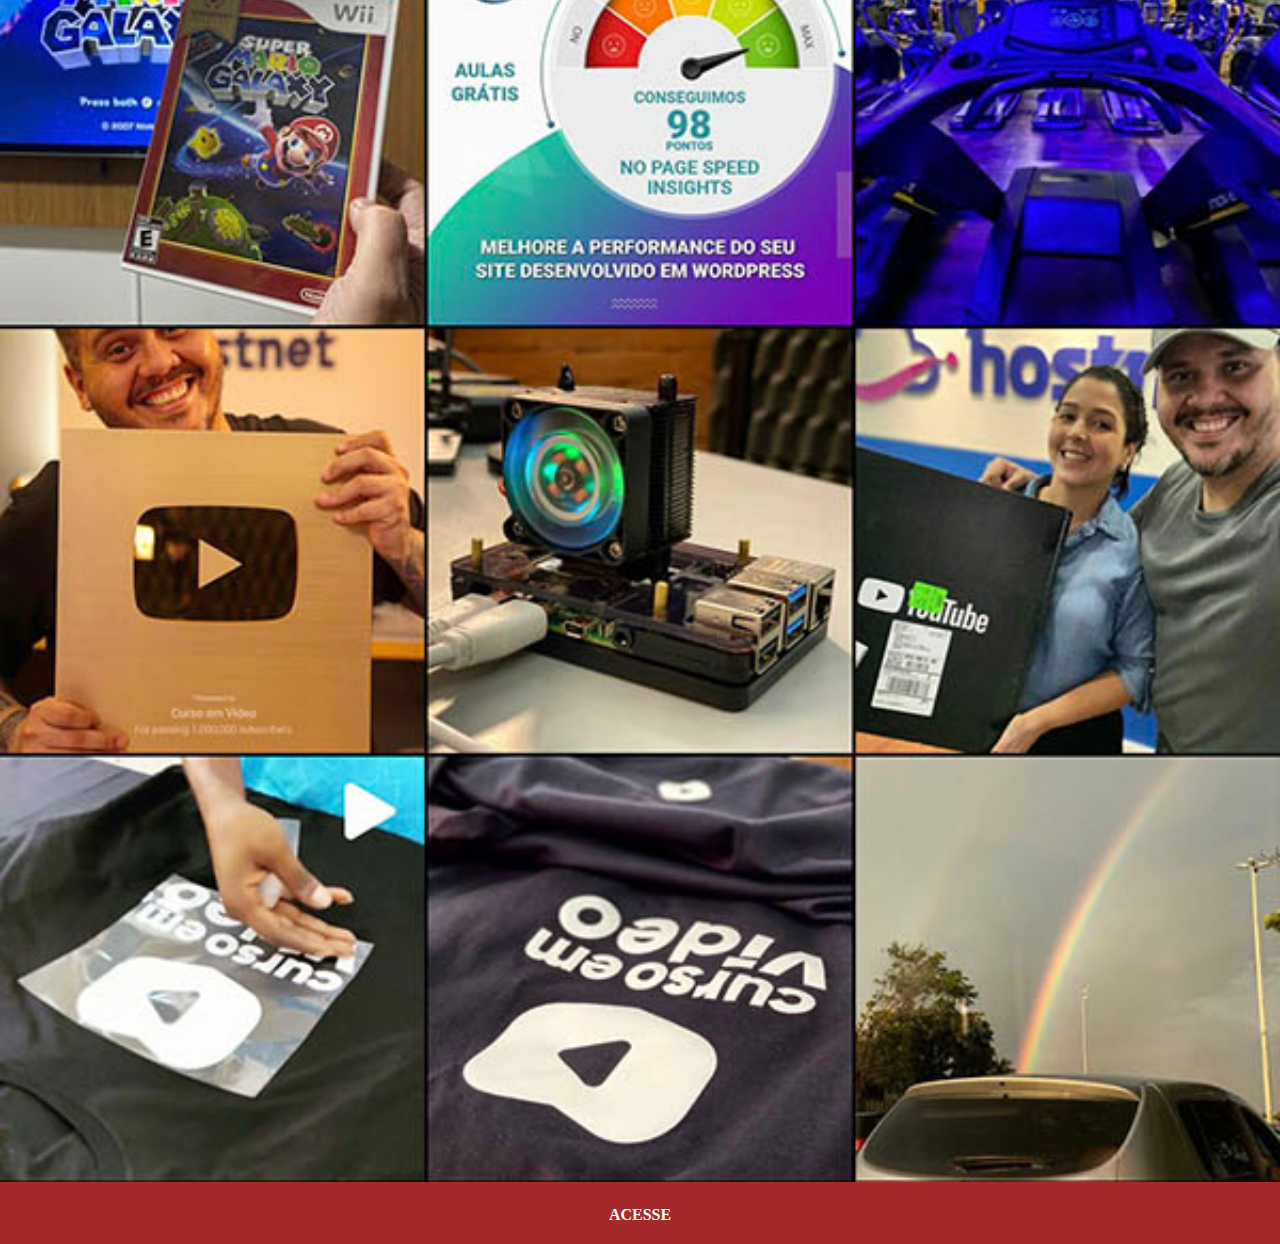
<file: instagram.html>
<!DOCTYPE html>
<html lang="pt-br">
<head>
    <meta charset="UTF-8">
    <meta name="viewport" content="width=device-width, initial-scale=1.0">
    <title>Tela Instagram</title>
</head>
<style>
    *{
        margin: 0px;
        padding: 0px;
        background-color: brown;
    }
    img{
        width: 100vw;
    }
    a{
        display: block;
        background-color: brown;
        padding: 20px;
        color: white;
        font-weight: bold;
        text-align: center;
        text-decoration: none;
    }
    a:hover{
        background-color: red;
        transform: translate(-2px, -2px);
    }
</style>
<body>
    <img src="pacote-d013/imagens/tela-instagram.jpg" alt="Instagram">
    <a href="https://www.instagram.com/gustavoguanabara/" target="_blank">ACESSE</a>
</body>
</html>
</file>
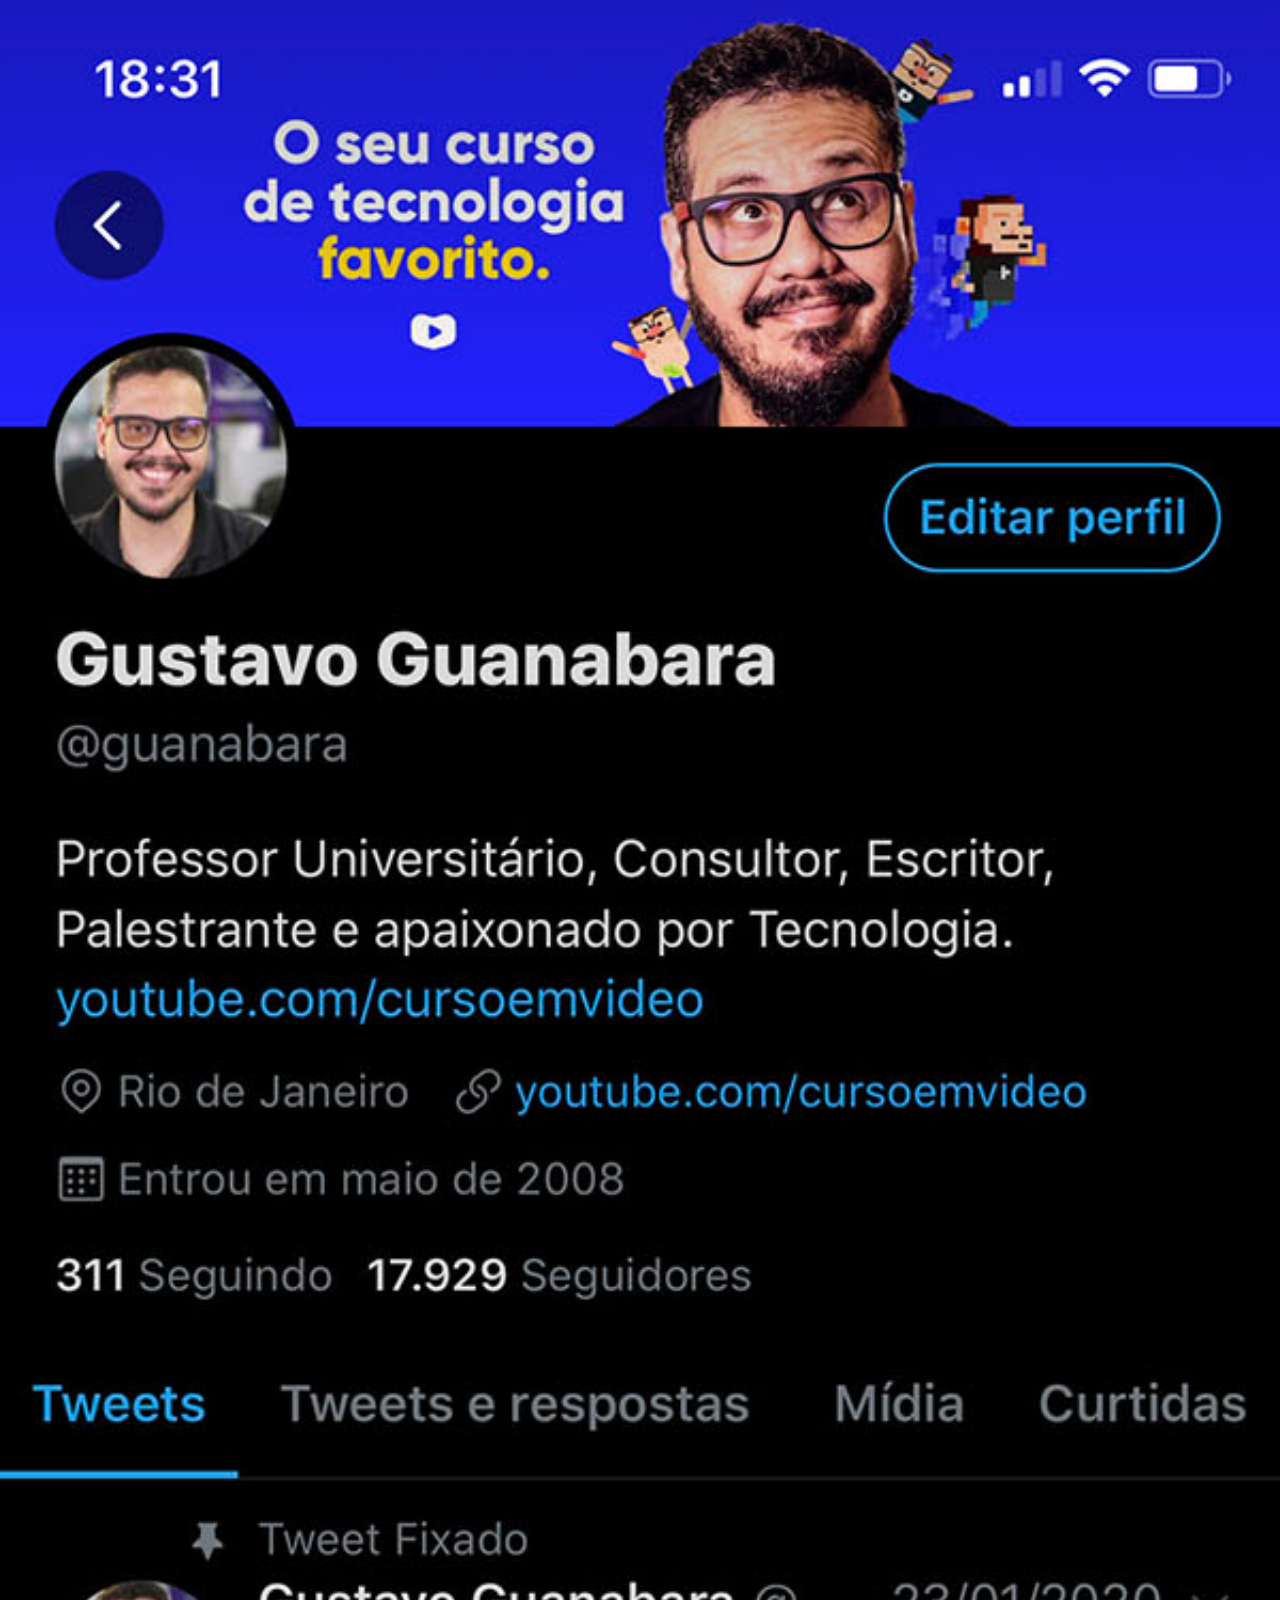
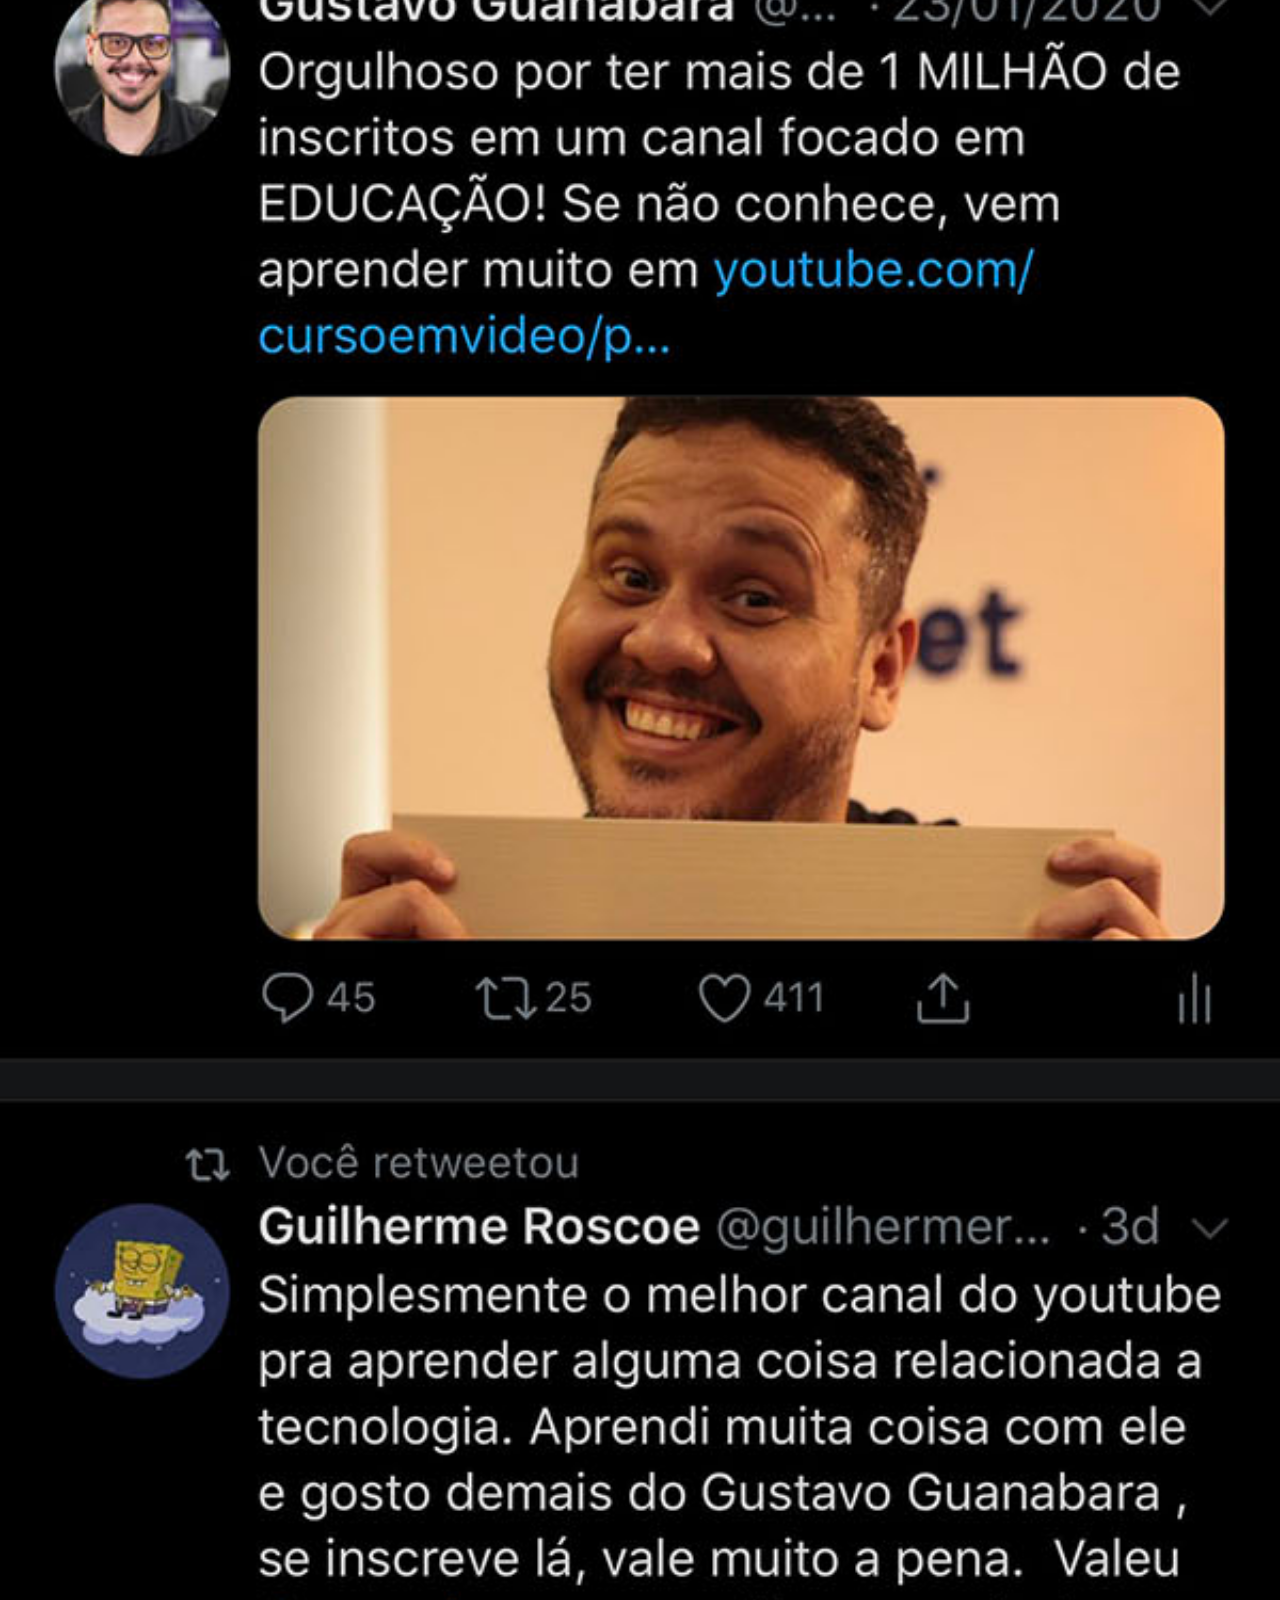
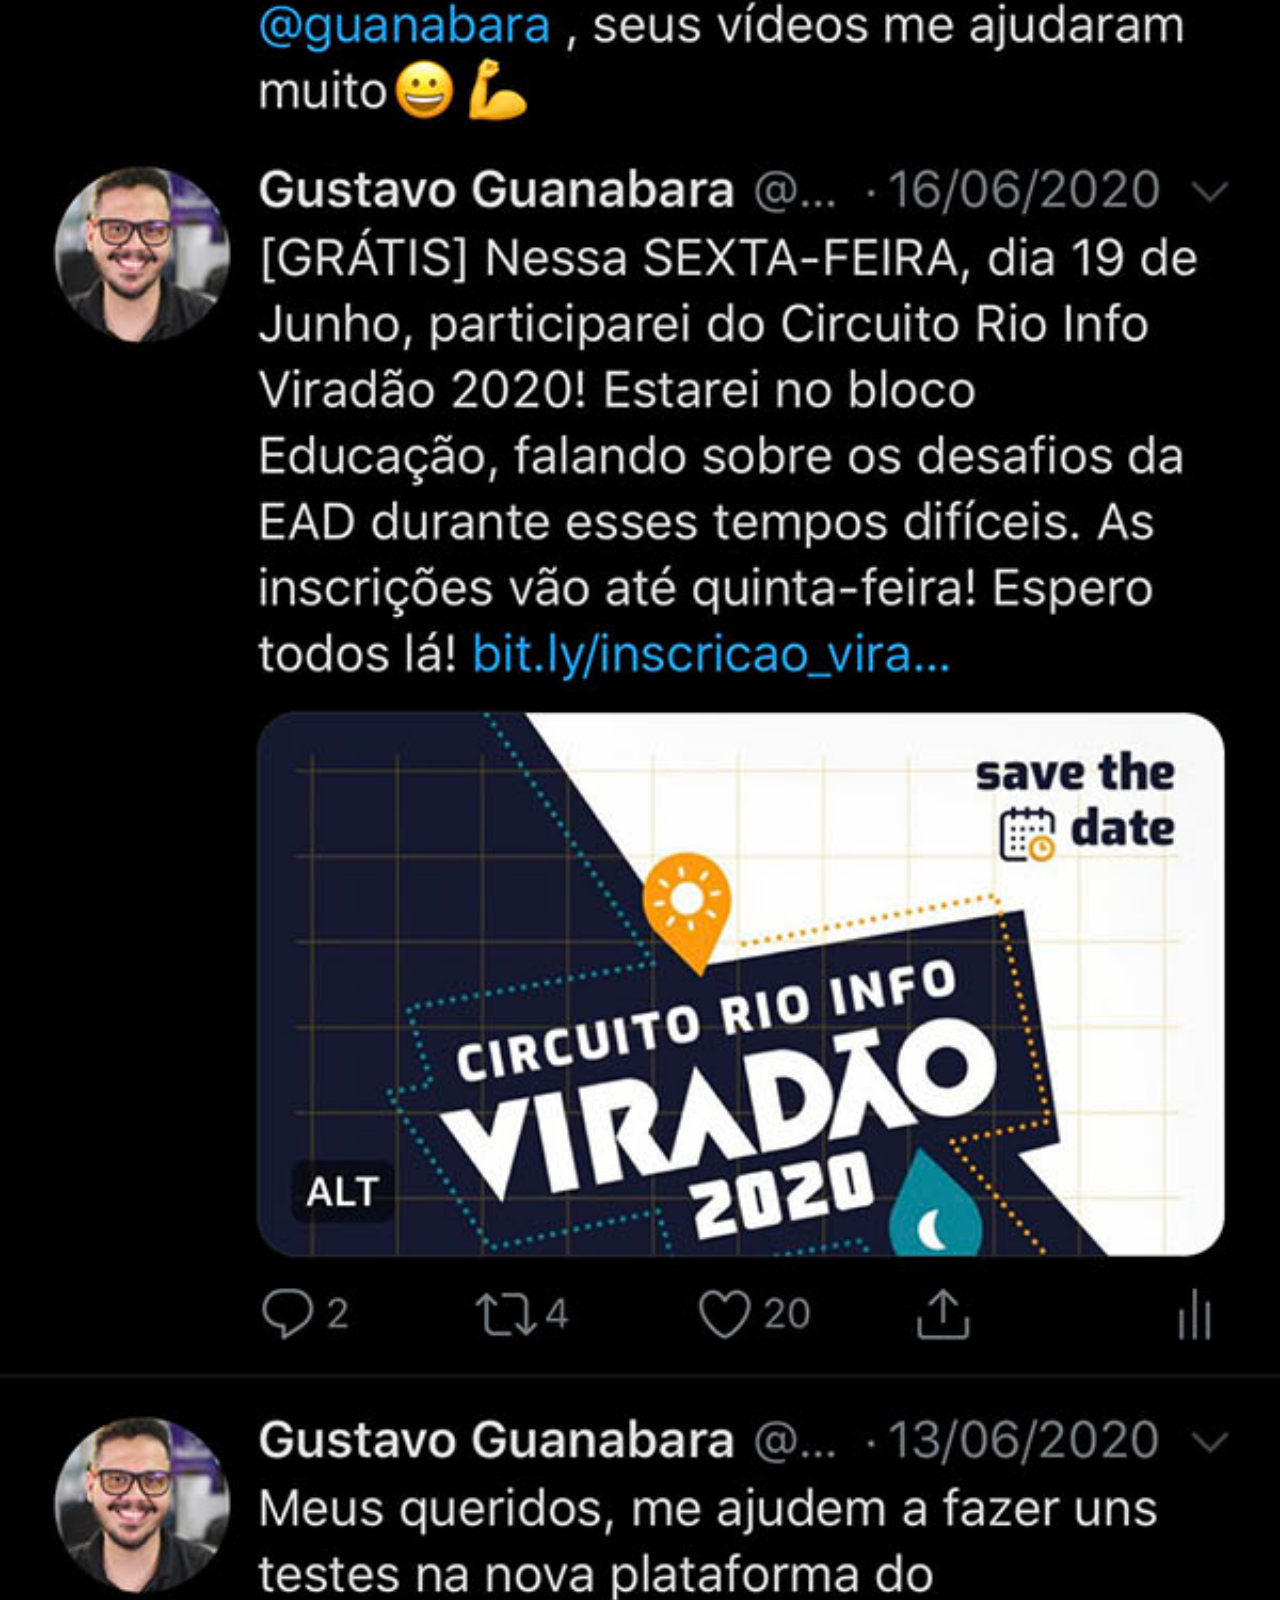
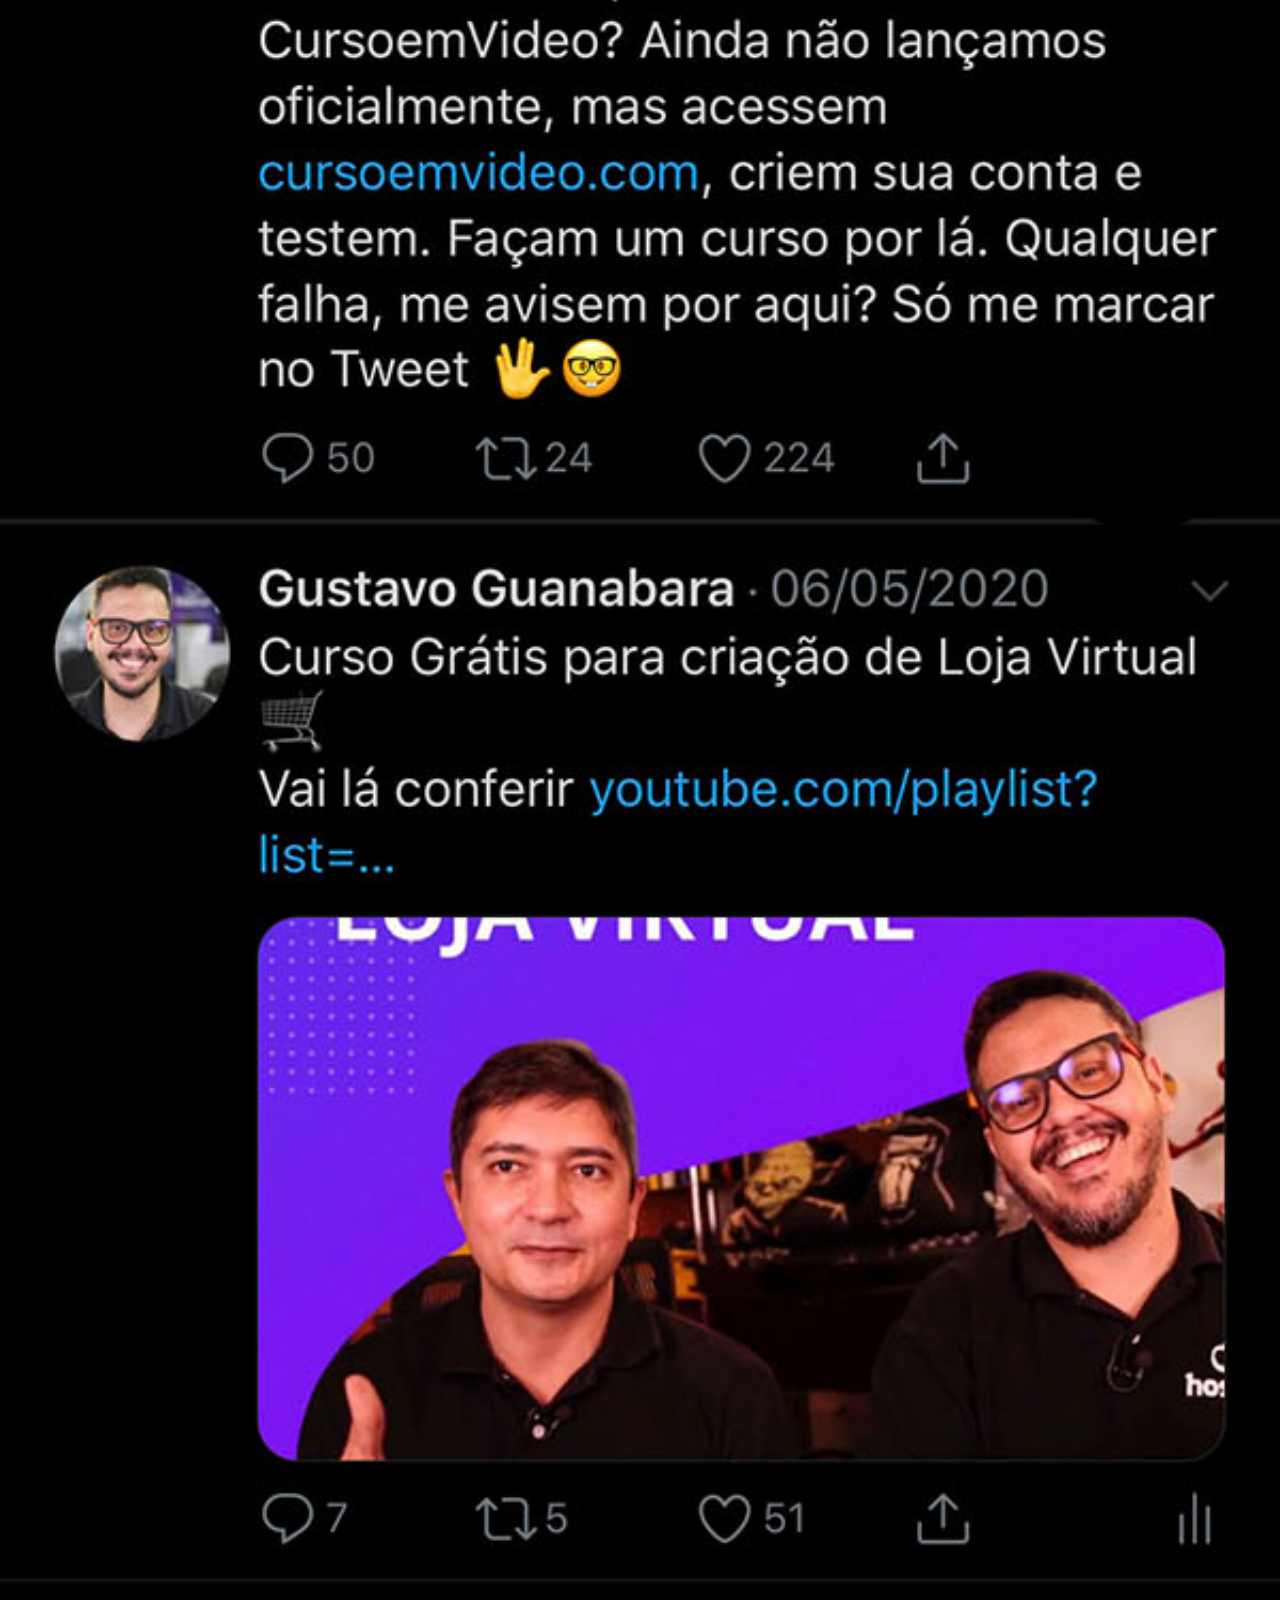
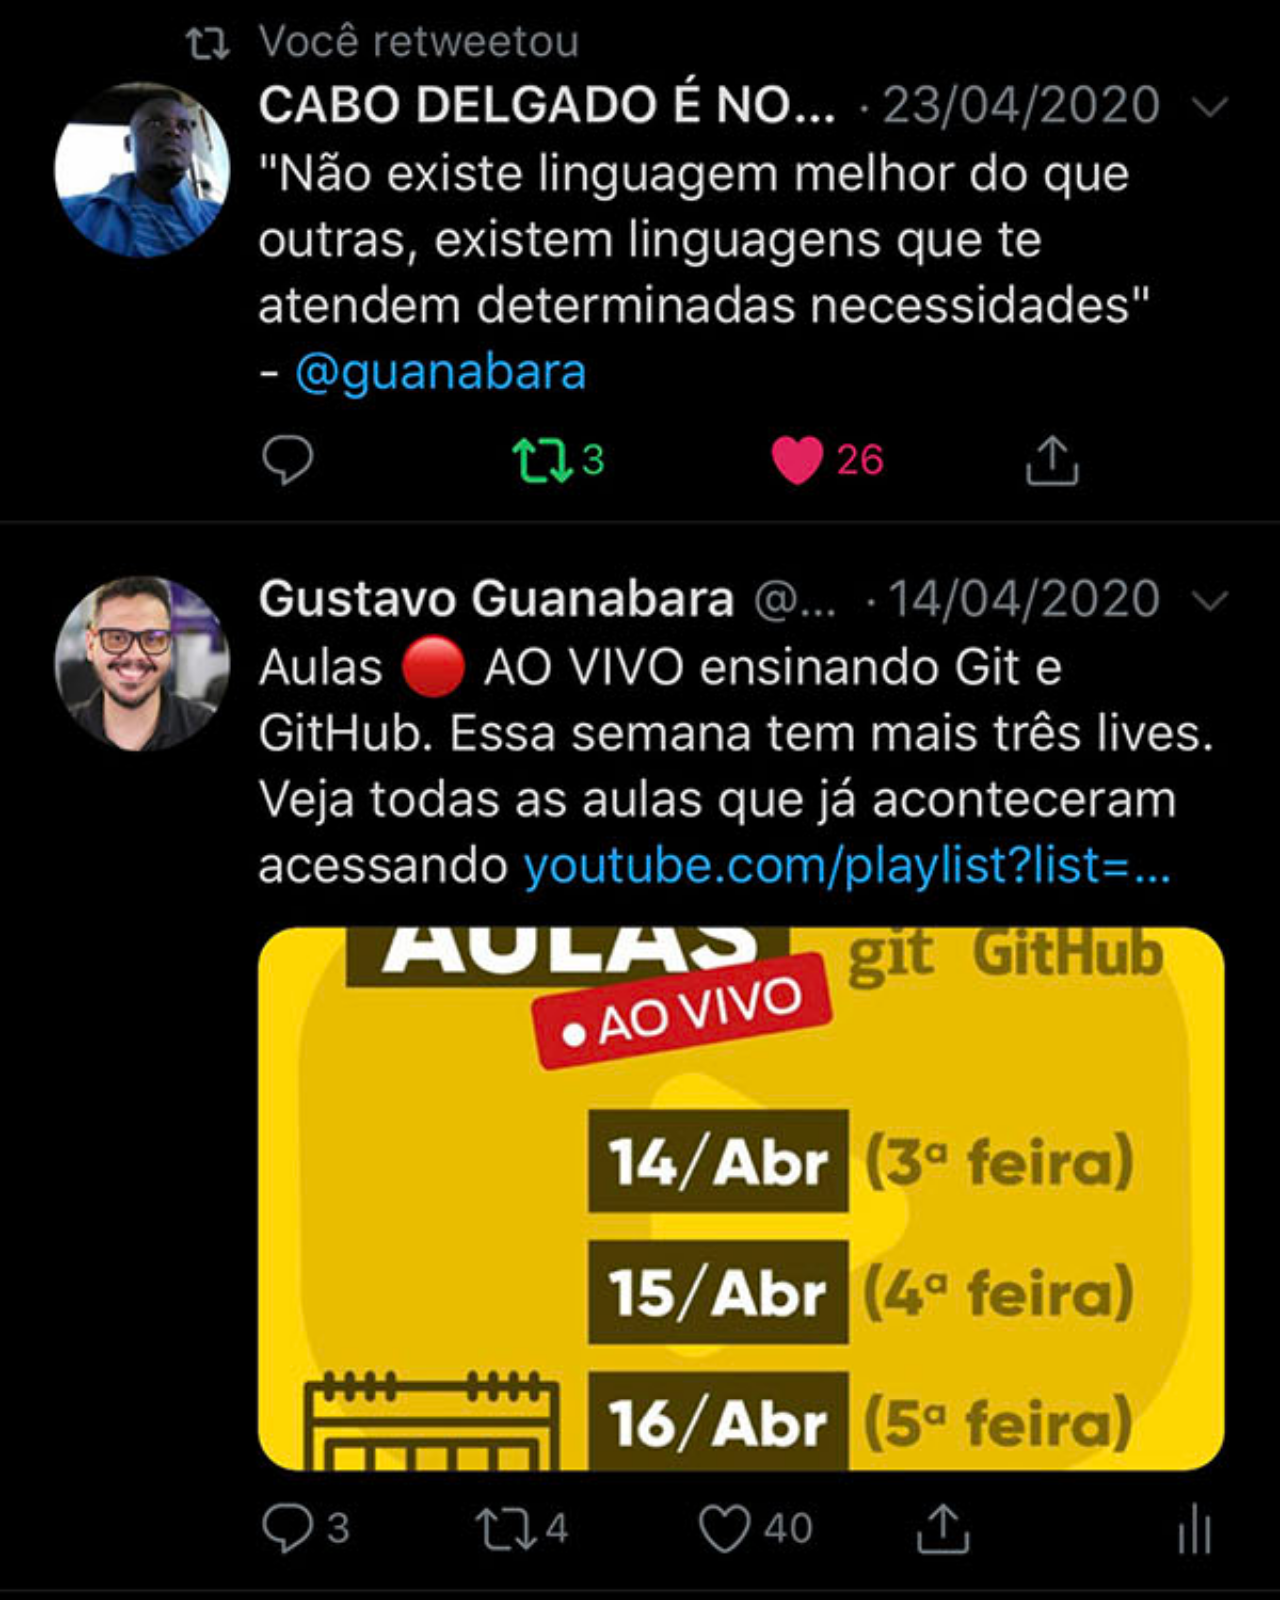
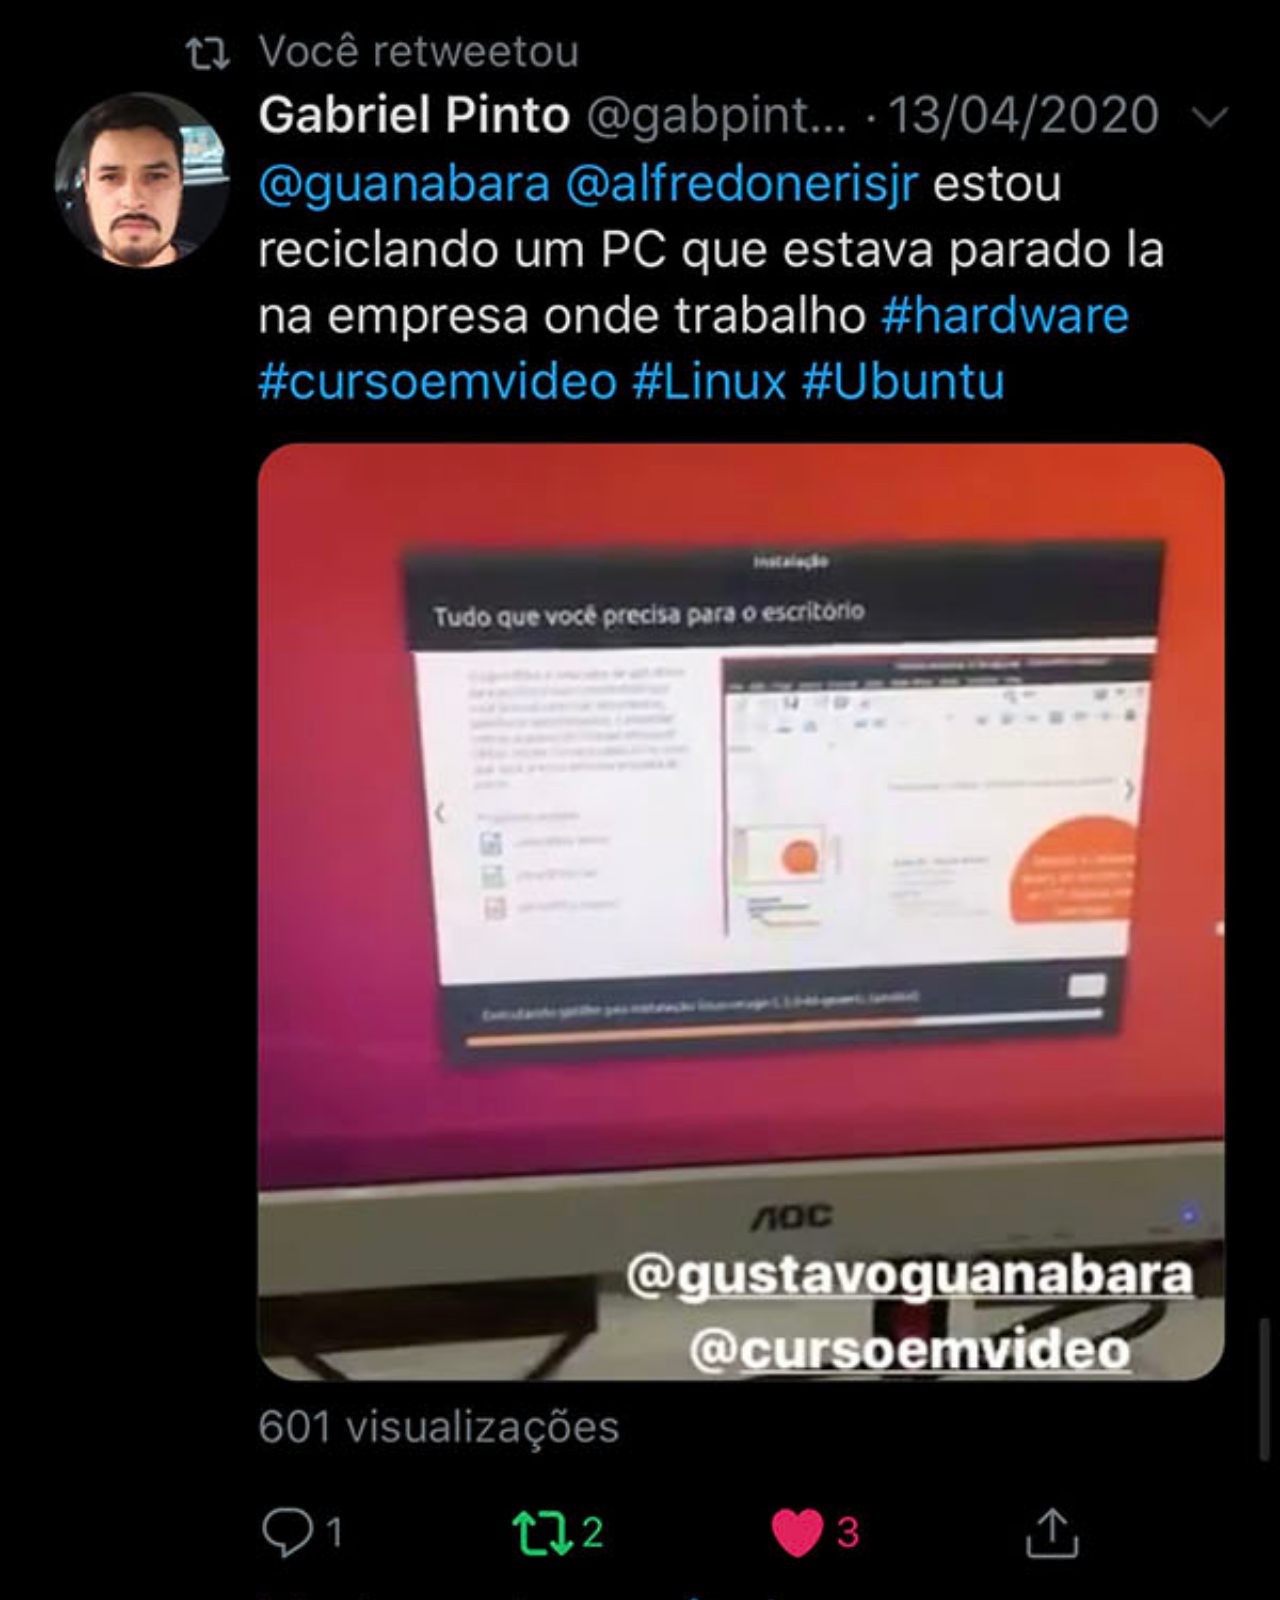
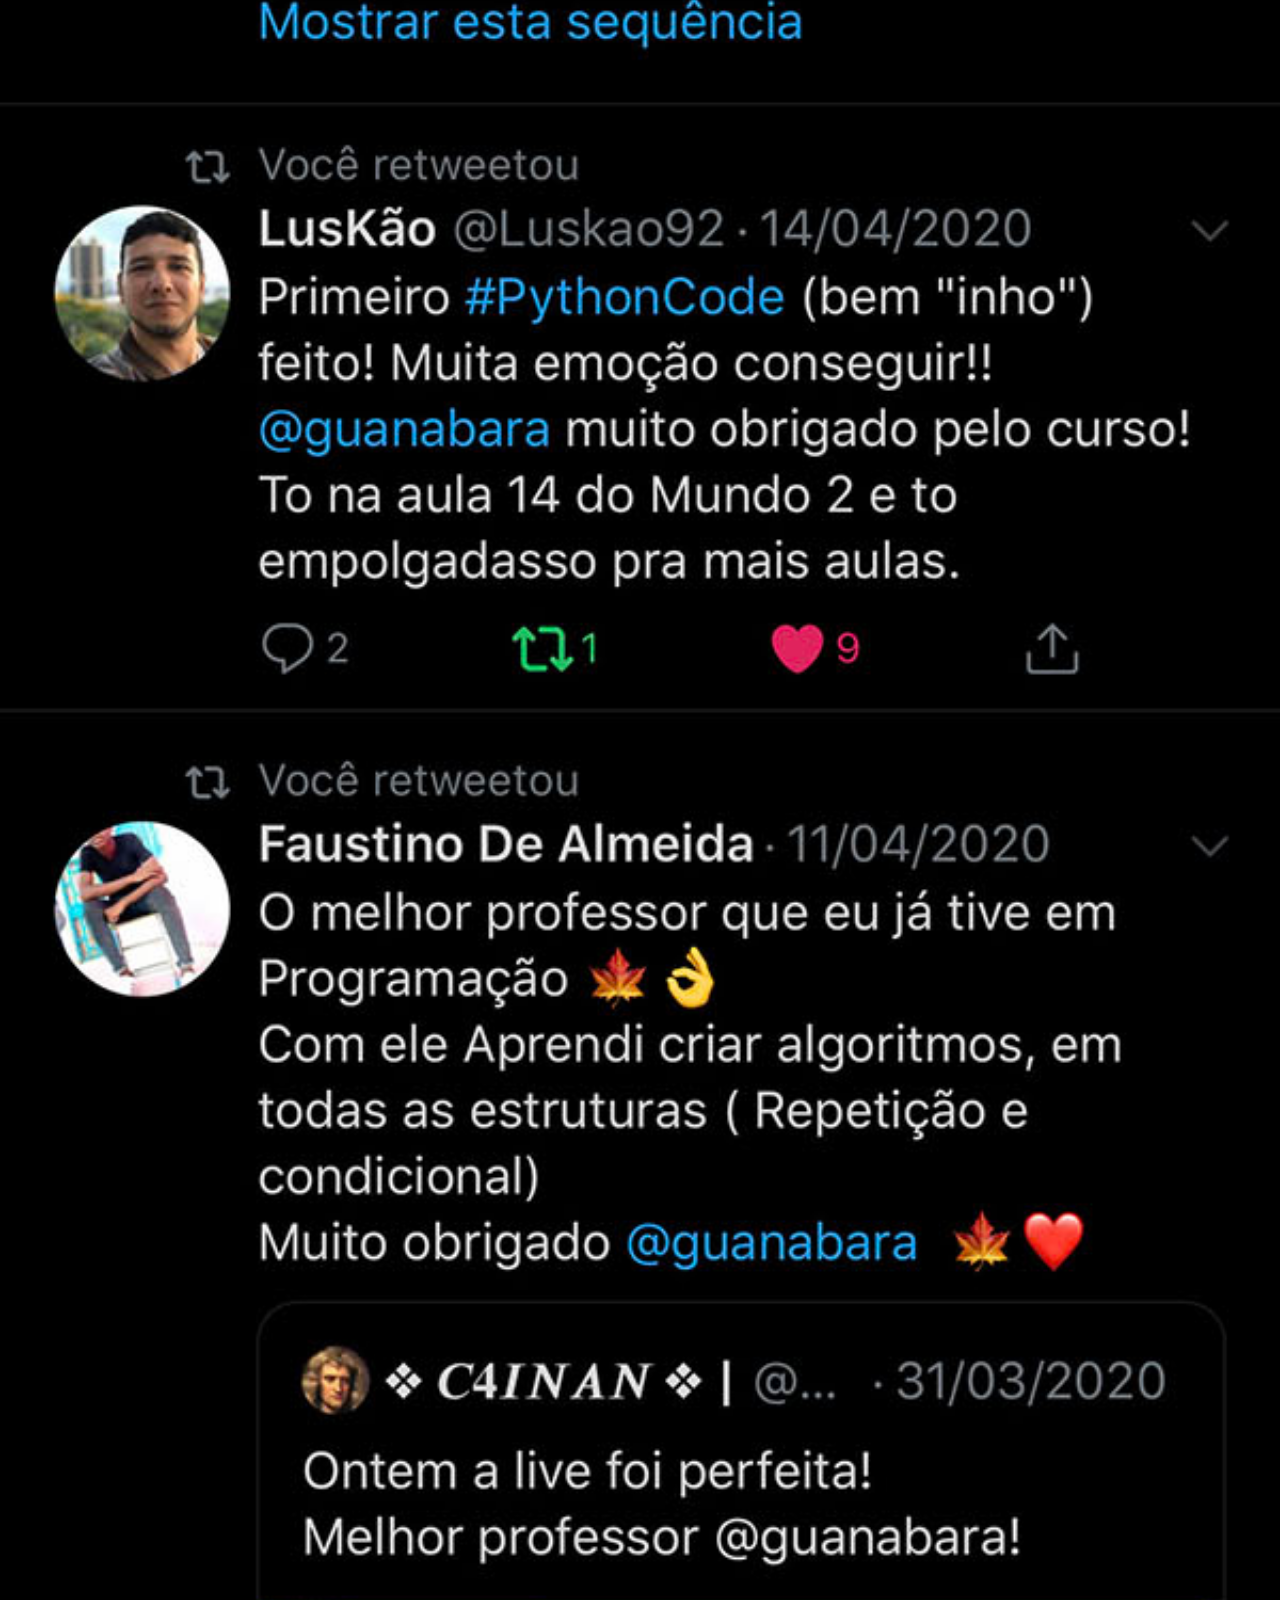
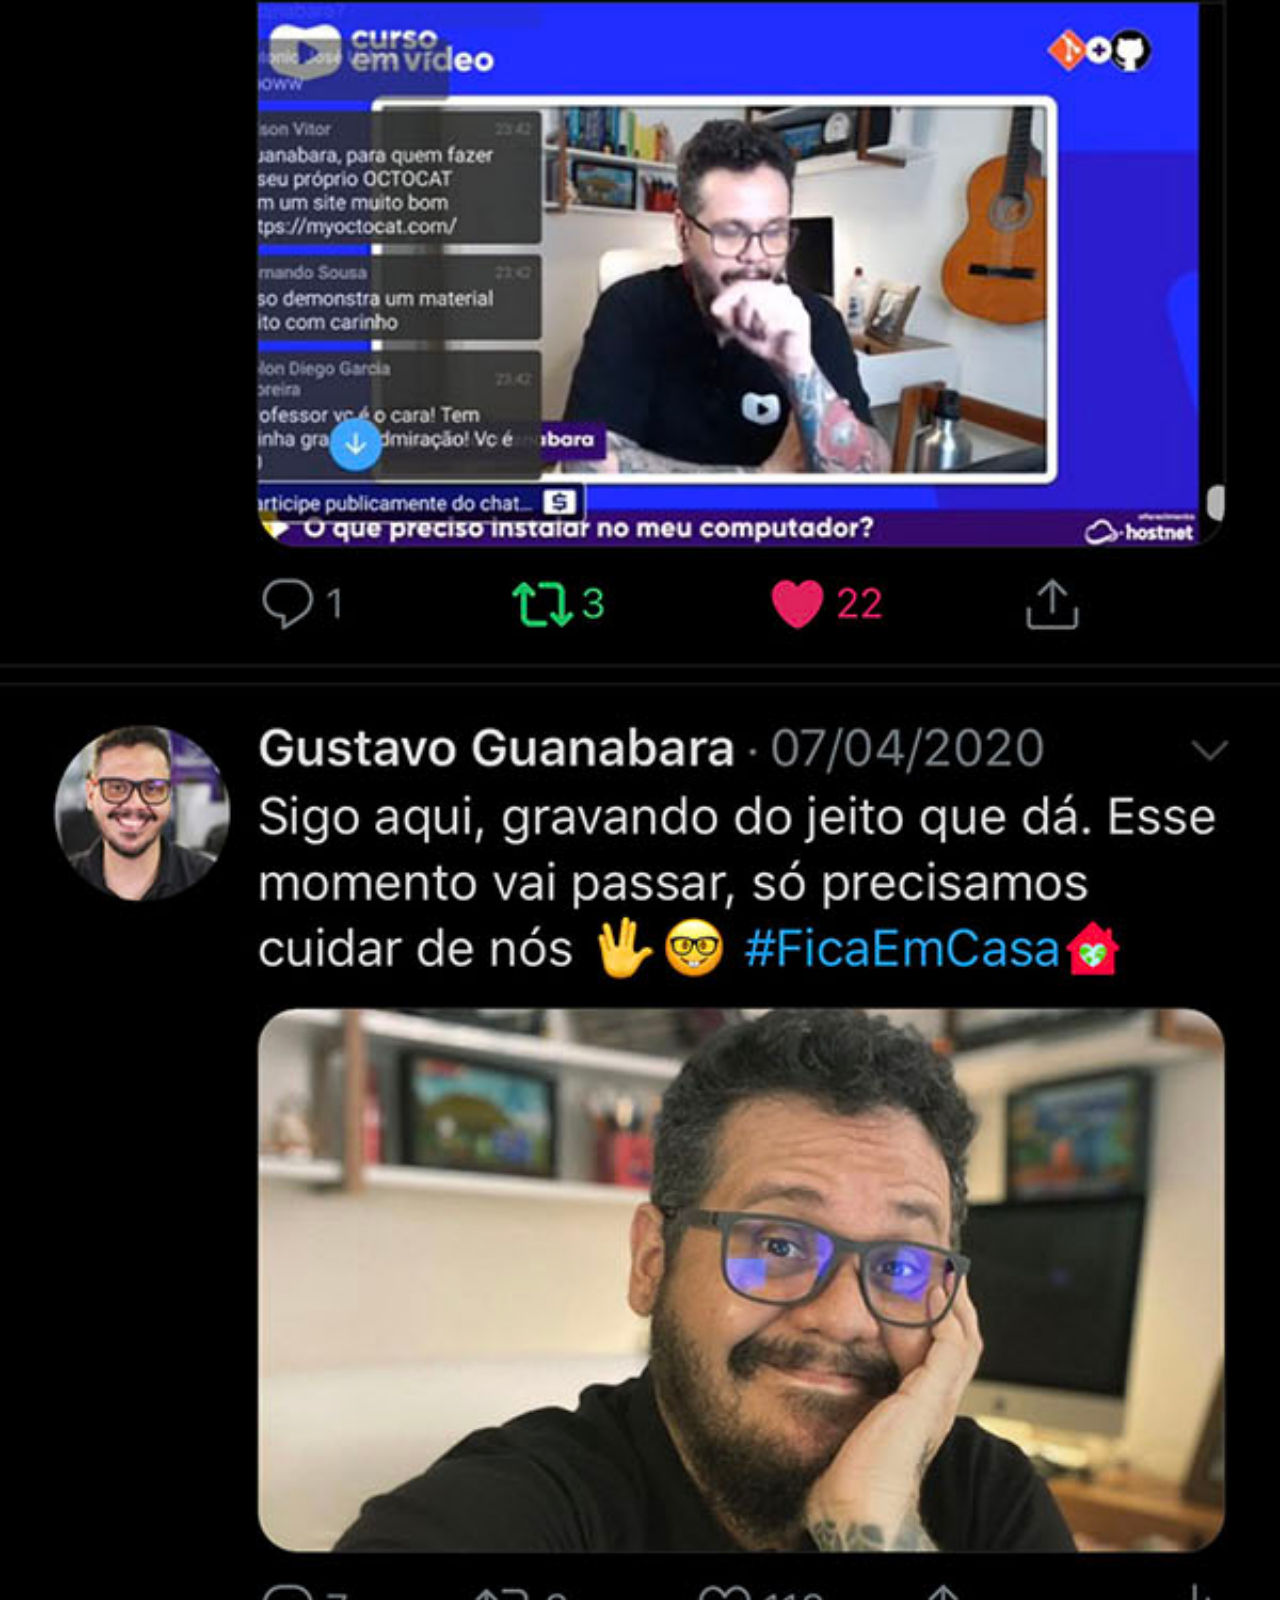
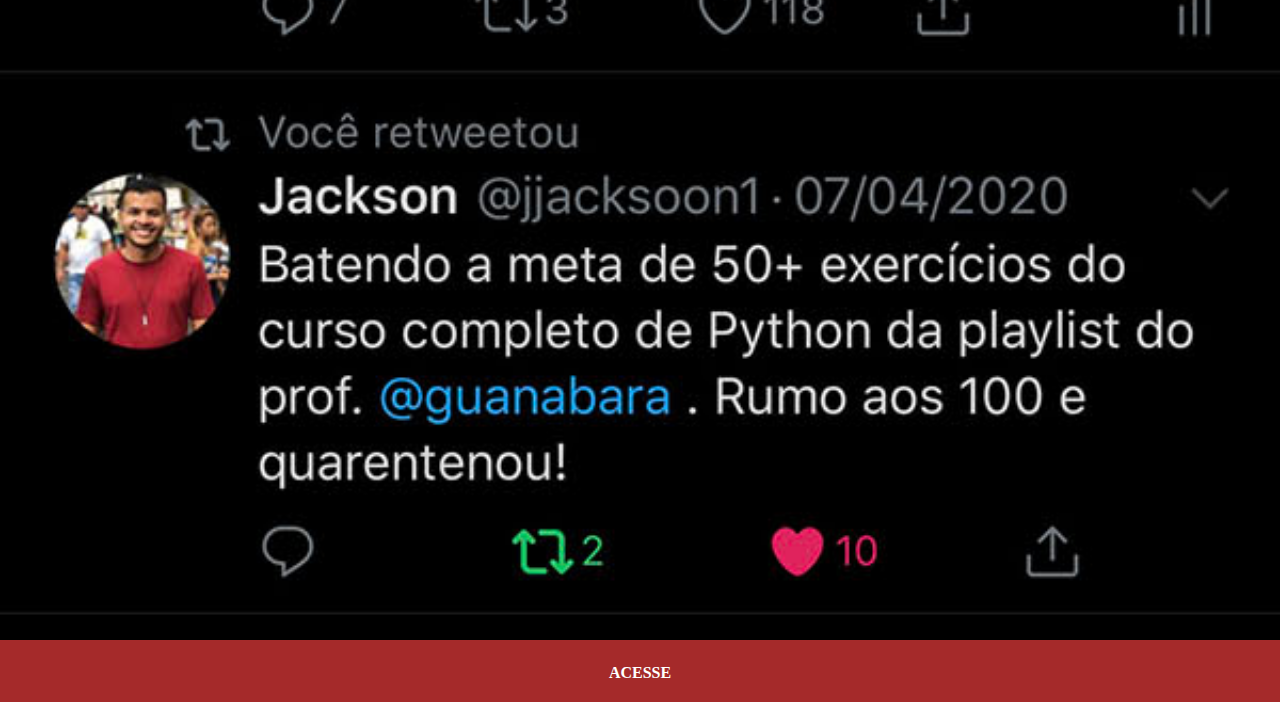
<file: twitter.html>
<!DOCTYPE html>
<html lang="pt-br">
<head>
    <meta charset="UTF-8">
    <meta name="viewport" content="width=device-width, initial-scale=1.0">
    <title>Tela Twitter</title>
</head>
<style>
    *{
        margin: 0px;
        padding: 0px;
        background-color: brown;
    }
    img{
        width: 100vw;
    }
    a{
        display: block;
        padding: 20px;
        background-color: brown;
        font-weight: bold;
        color: white;
        text-align: center;
        text-decoration: none;
    }
    a:hover{
        background-color: red;
        transform: translate(-2px, -2px);
    }
</style>
<body>
    <img src="pacote-d013/imagens/tela-twitter.jpg" alt="Twitter">
    <a href="https://x.com/guanabara" target="_blank">ACESSE</a>
</body>
</html>
</file>
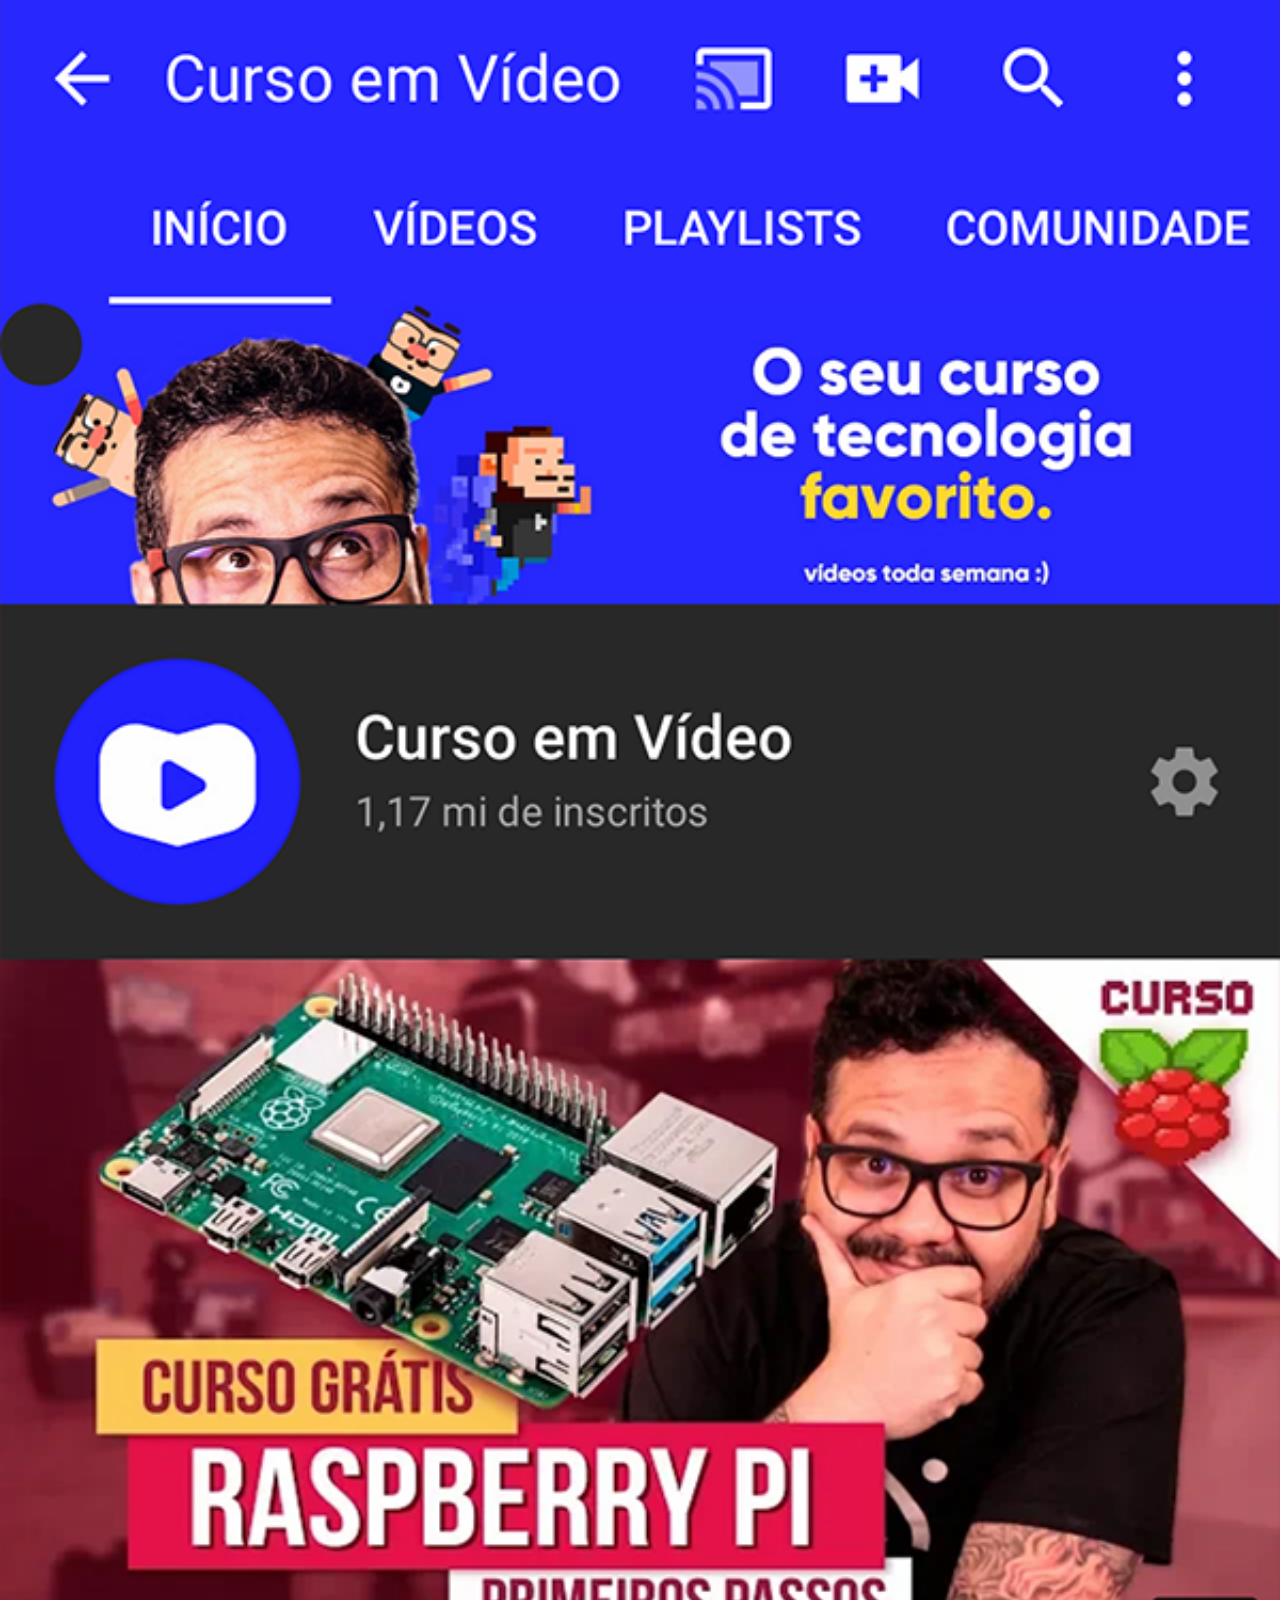
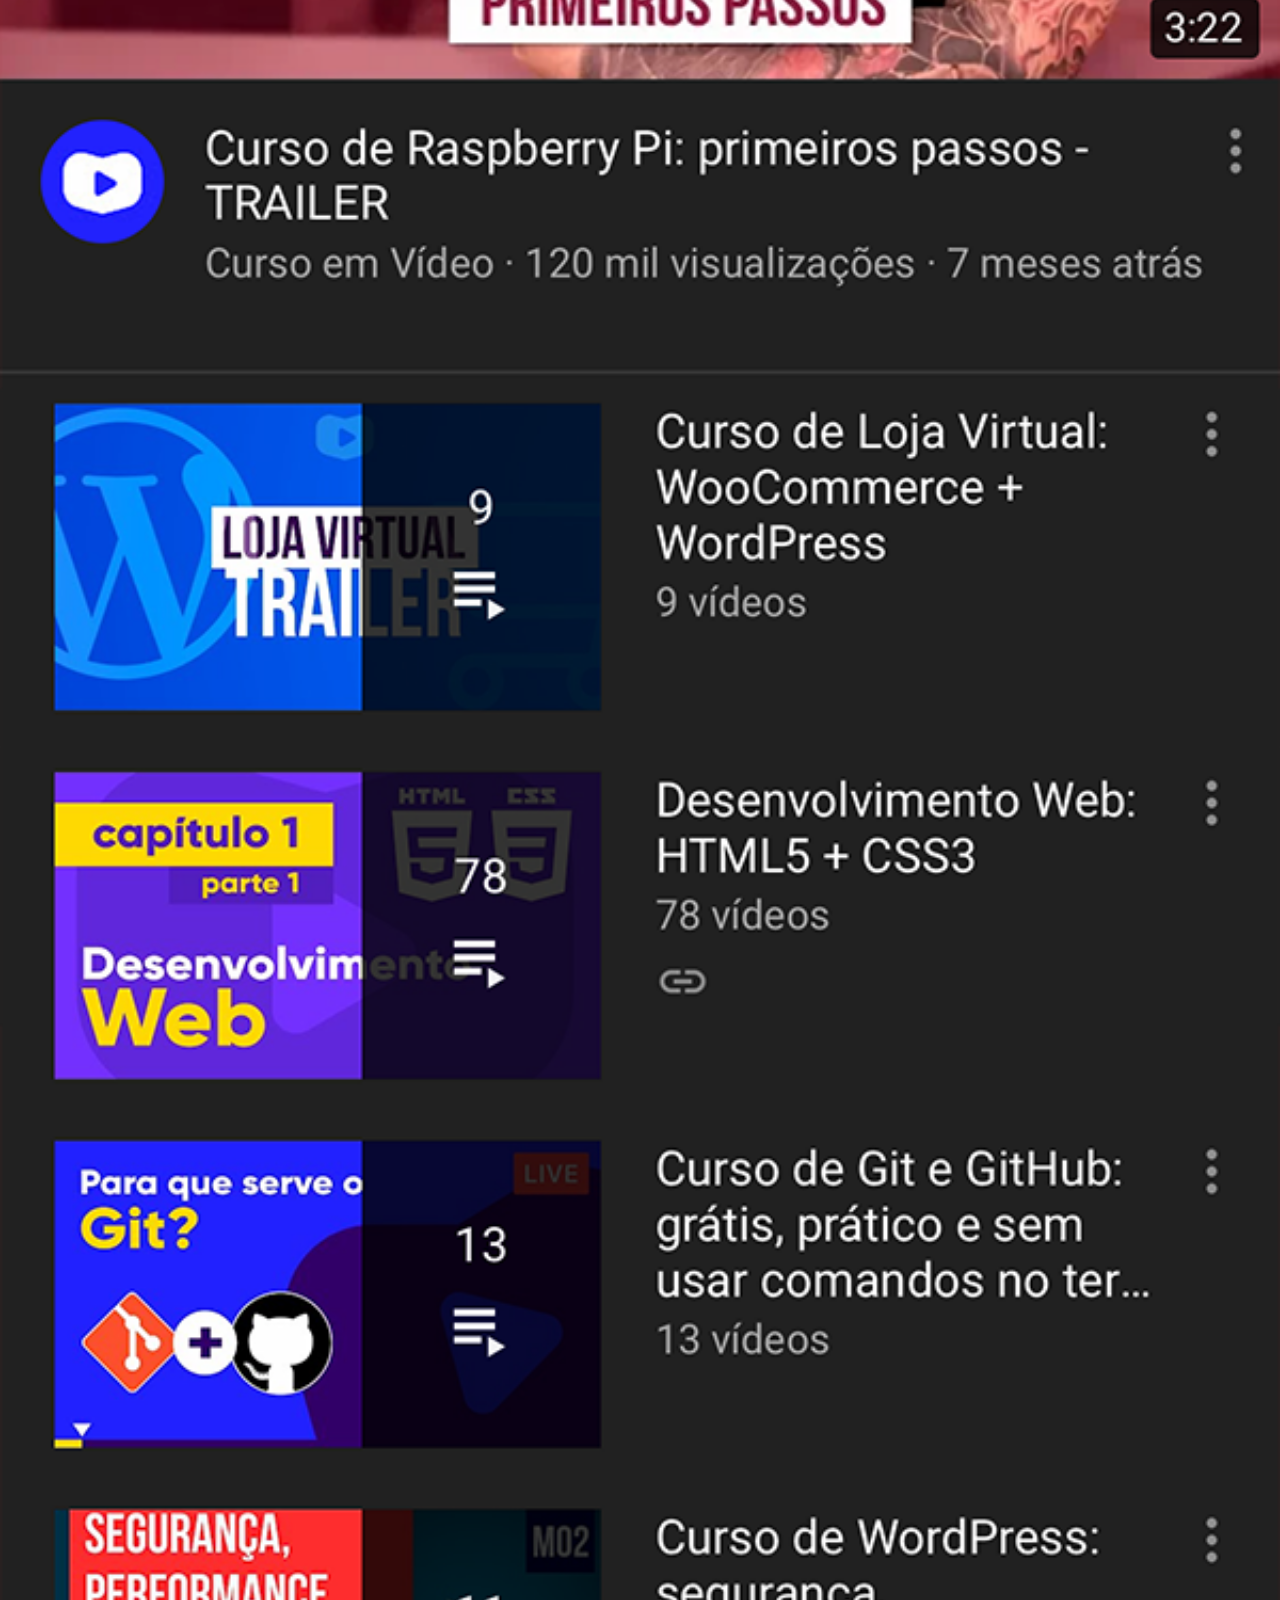
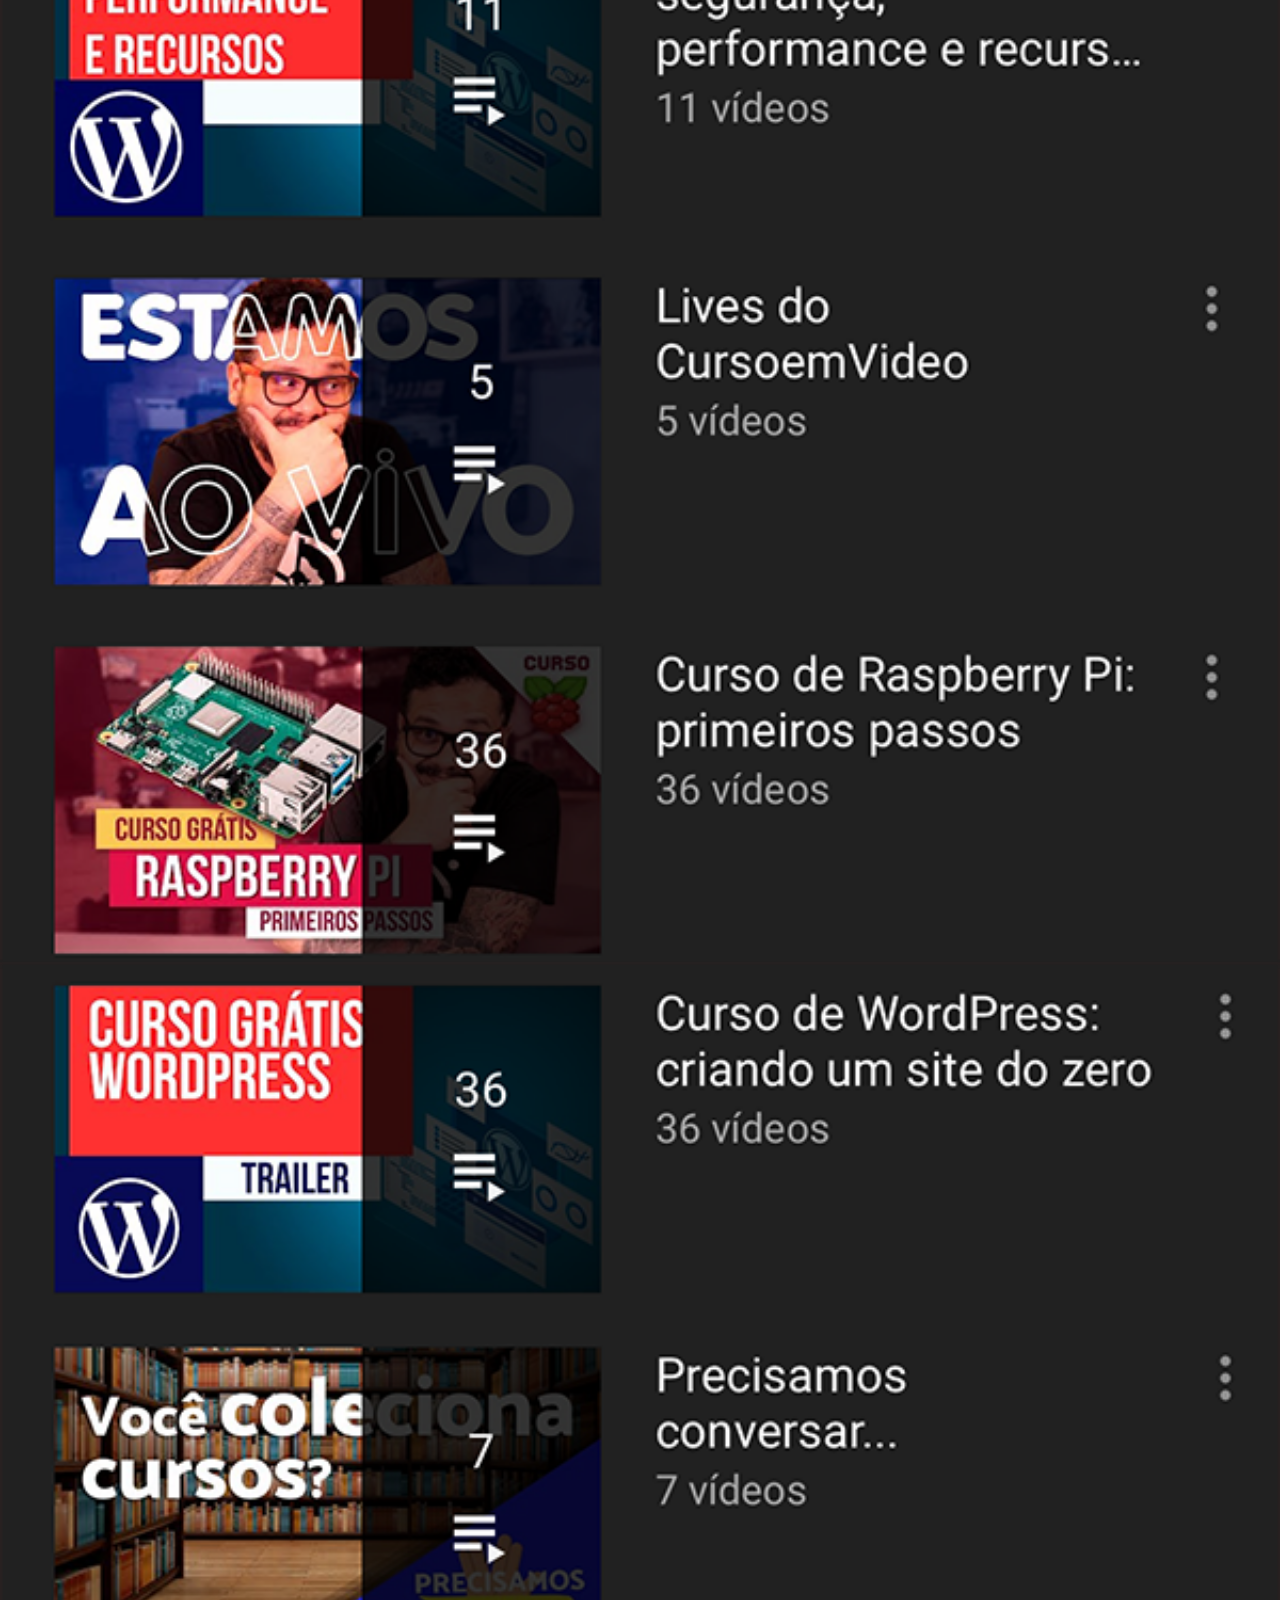
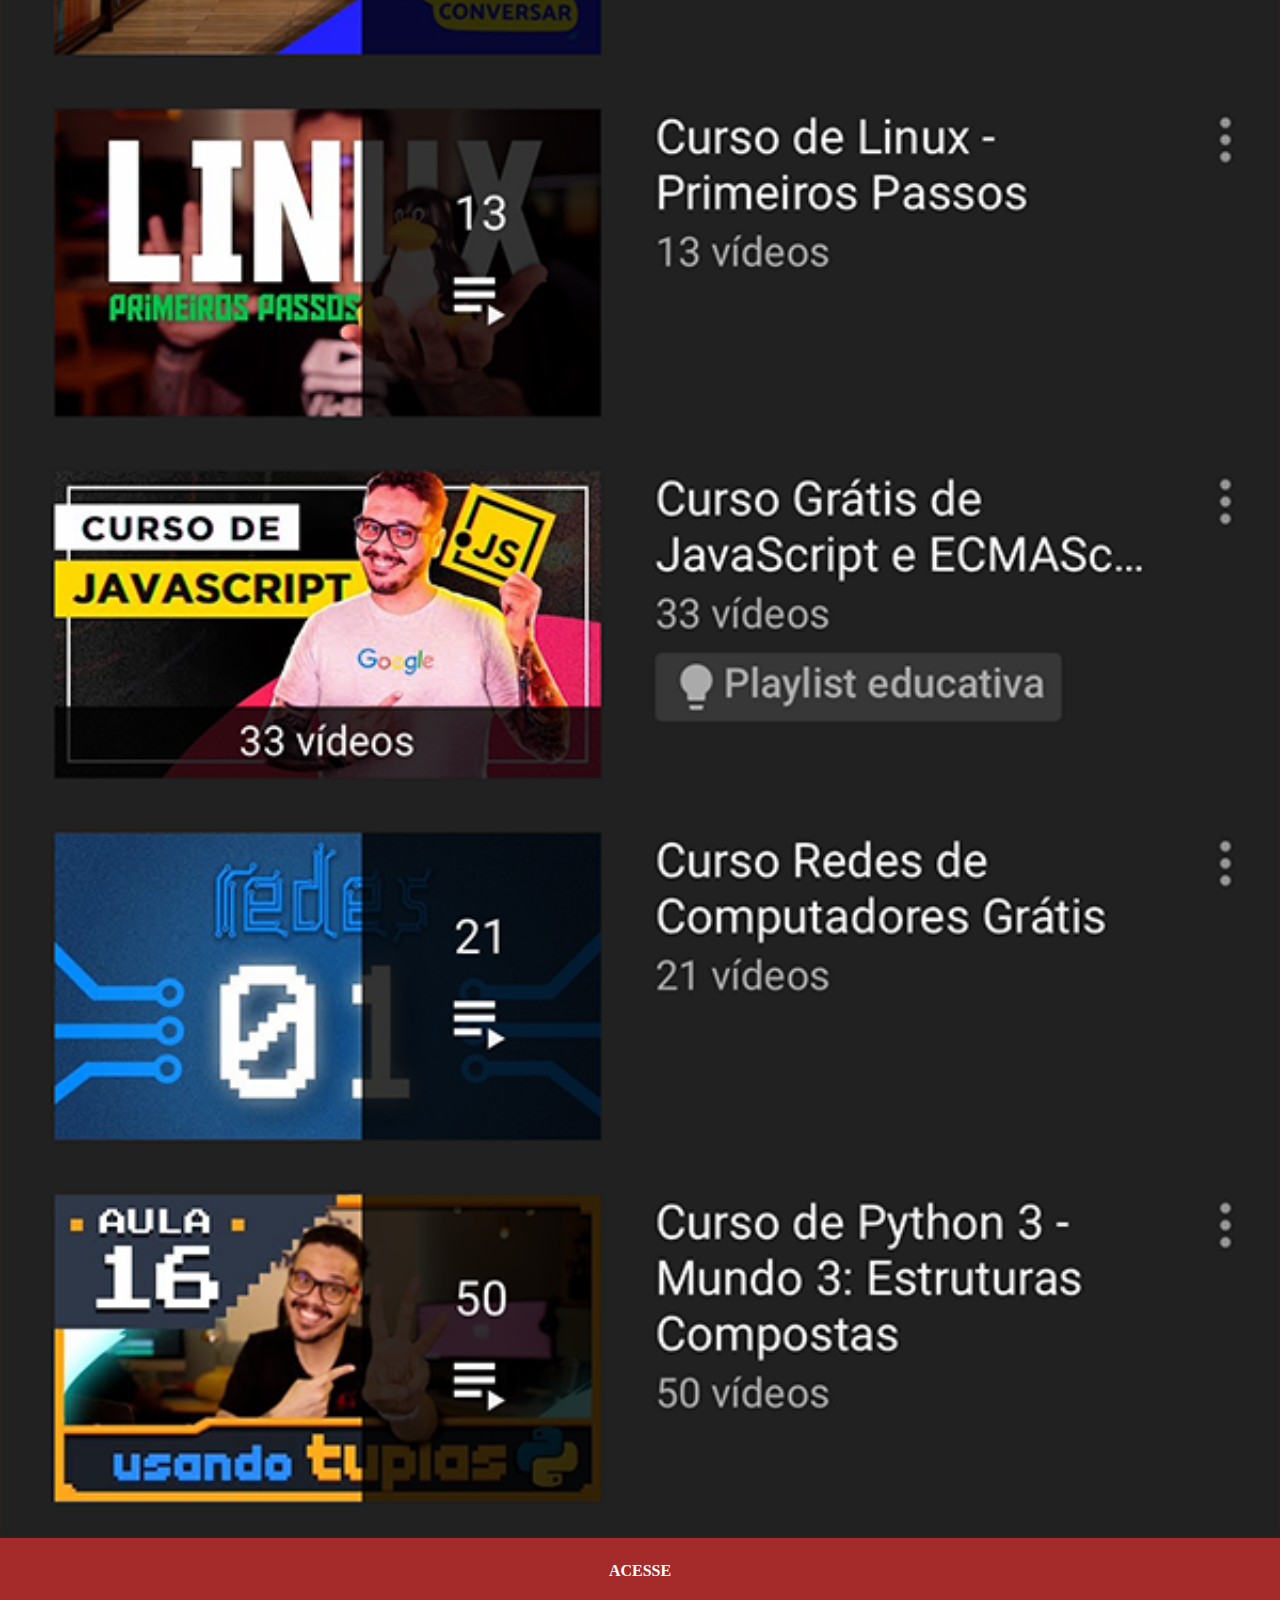
<file: youtube.html>
<!DOCTYPE html>
<html lang="pt-br">
<head>
    <meta charset="UTF-8">
    <meta name="viewport" content="width=device-width, initial-scale=1.0">
    <title>Tela Youtube</title>
</head>
<style>
    *{
        margin: 0px;
        padding: 0px;
        background-color: brown;
    }
    img{
        width: 100vw;
    }
    a{
        display: block;
        background-color: brown;
        color: white;
        text-align: center;
        font-weight: bold;
        text-decoration: none;
        padding: 20px;
    }
    a:hover{
        background-color: red;
        transform: translate(-2px, -2px);
    }
</style>
<body>
    <img src="pacote-d013/imagens/tela-youtube.png" alt="Youtube">
    <a href="https://www.youtube.com/cursoemvideo" target="_blank">ACESSE</a>
</body>
</html>
</file>
<file: estilos/style.css>
*{
    margin: 0px;
    padding: 0px;
}
html, body{
    width: 100vw;
    height: 100vh;
    background-color: black;
    background: url('../pacote-d013/imagens/fundo-madeira.jpg');
    background-position: top center;
    background-repeat: no-repeat;
}
main{
    position: relative;
    height: 100vh;
}
section#telefone{
    position: absolute;
    background-image: url('../pacote-d013/imagens/frame-iphone.png');
    background-position: center center;
    background-repeat: no-repeat;
    width: 400px;
    height: 700px;
    top: 50%;
    left: 50%;
    transform: translate(-50%, -50%);

}
section#botões{
    position: absolute;
    top: 0%;
    left: 93%;
    height: 50px;
    width: 50px;
    padding: 10px;

}
section#botões img{
    margin: 10px;
    border-radius: 50%; /*logo redonda*/
    box-shadow: 2px 2px rgba(0, 0, 0, 0.459);
    box-sizing: border-box;
}
section#botões img:hover{
    border: 2px solid rgba(255, 255, 255, 0.664);
    transform: translate(-3px, -3px);
    transition: transform 0.2s;

}
iframe{
    position: absolute;
    top: 16%;
    left: 16%;
    height: 500px;
    width: 40vw;
}
iframe#tela{
    position: relative;
    top: 117px;
    left: 75px;
    width: 268px;
    height: 471px;
    margin-left: -9px;
}
</file>
